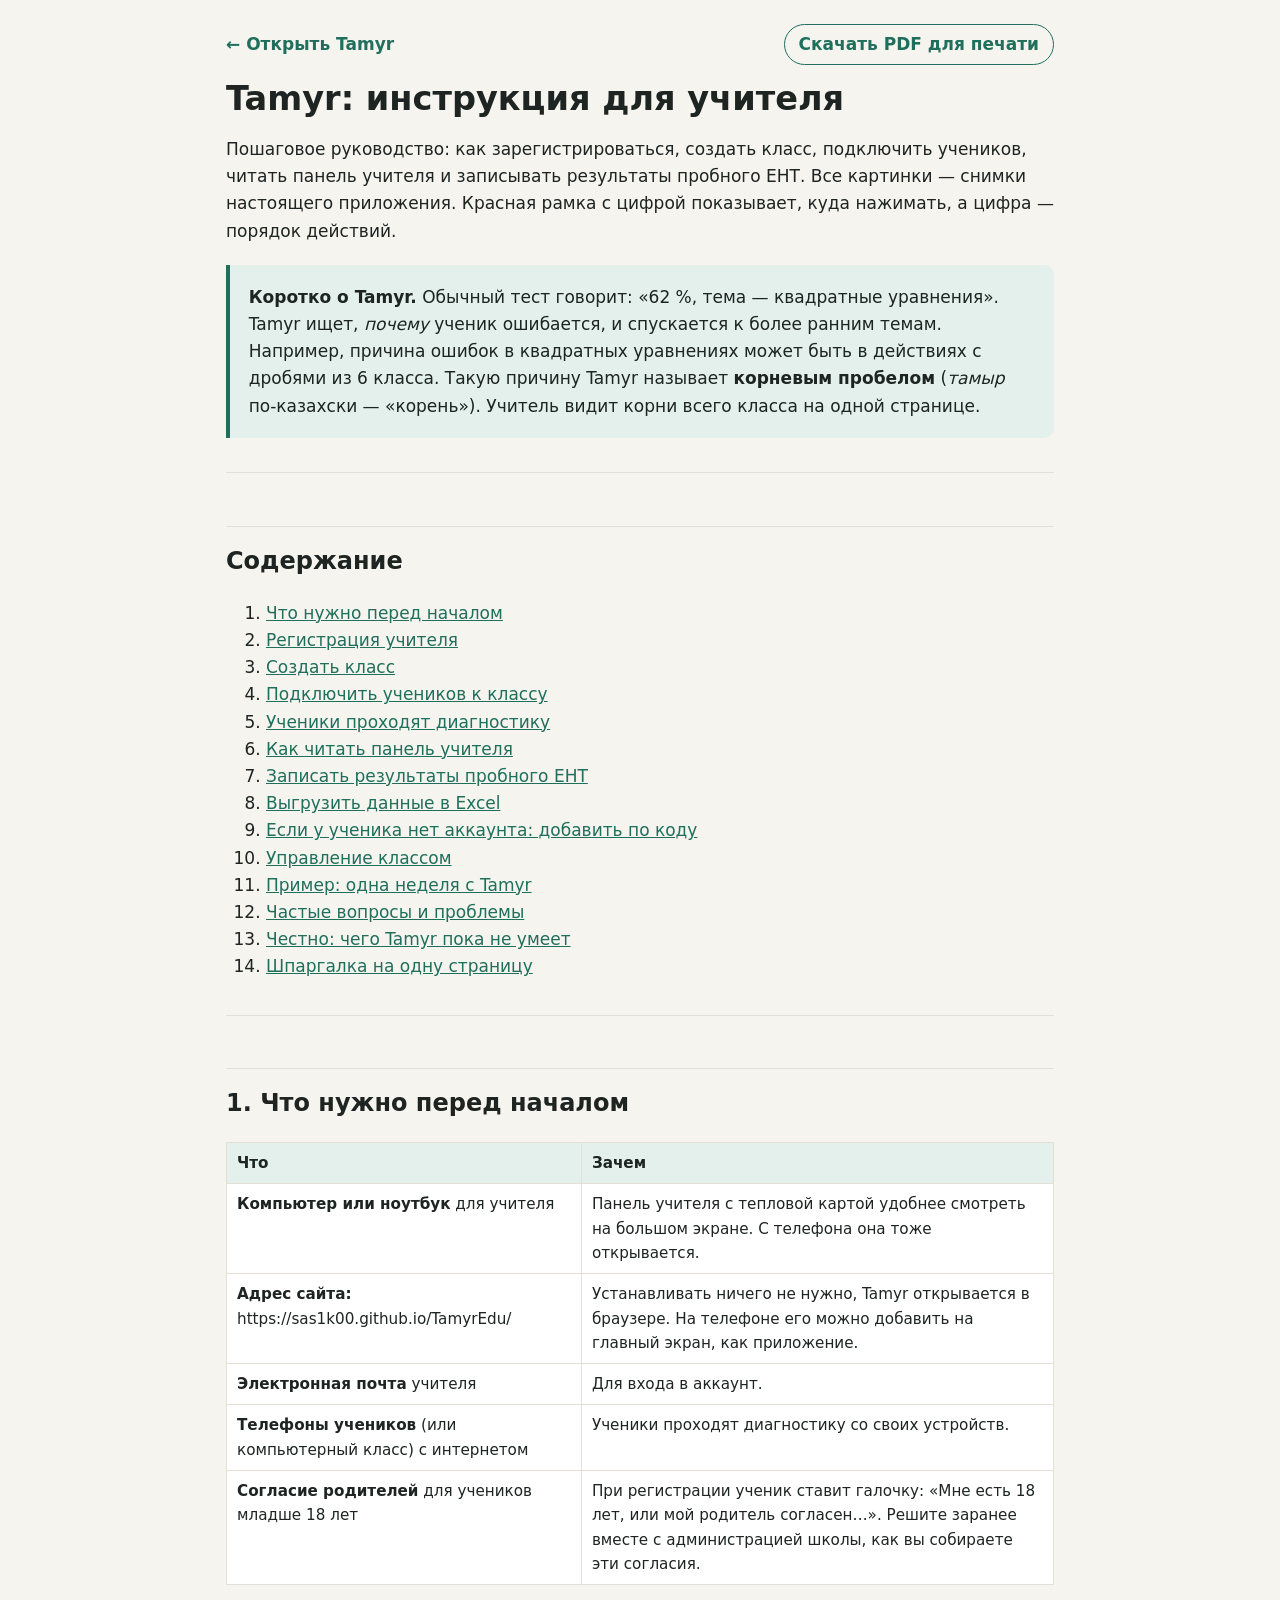
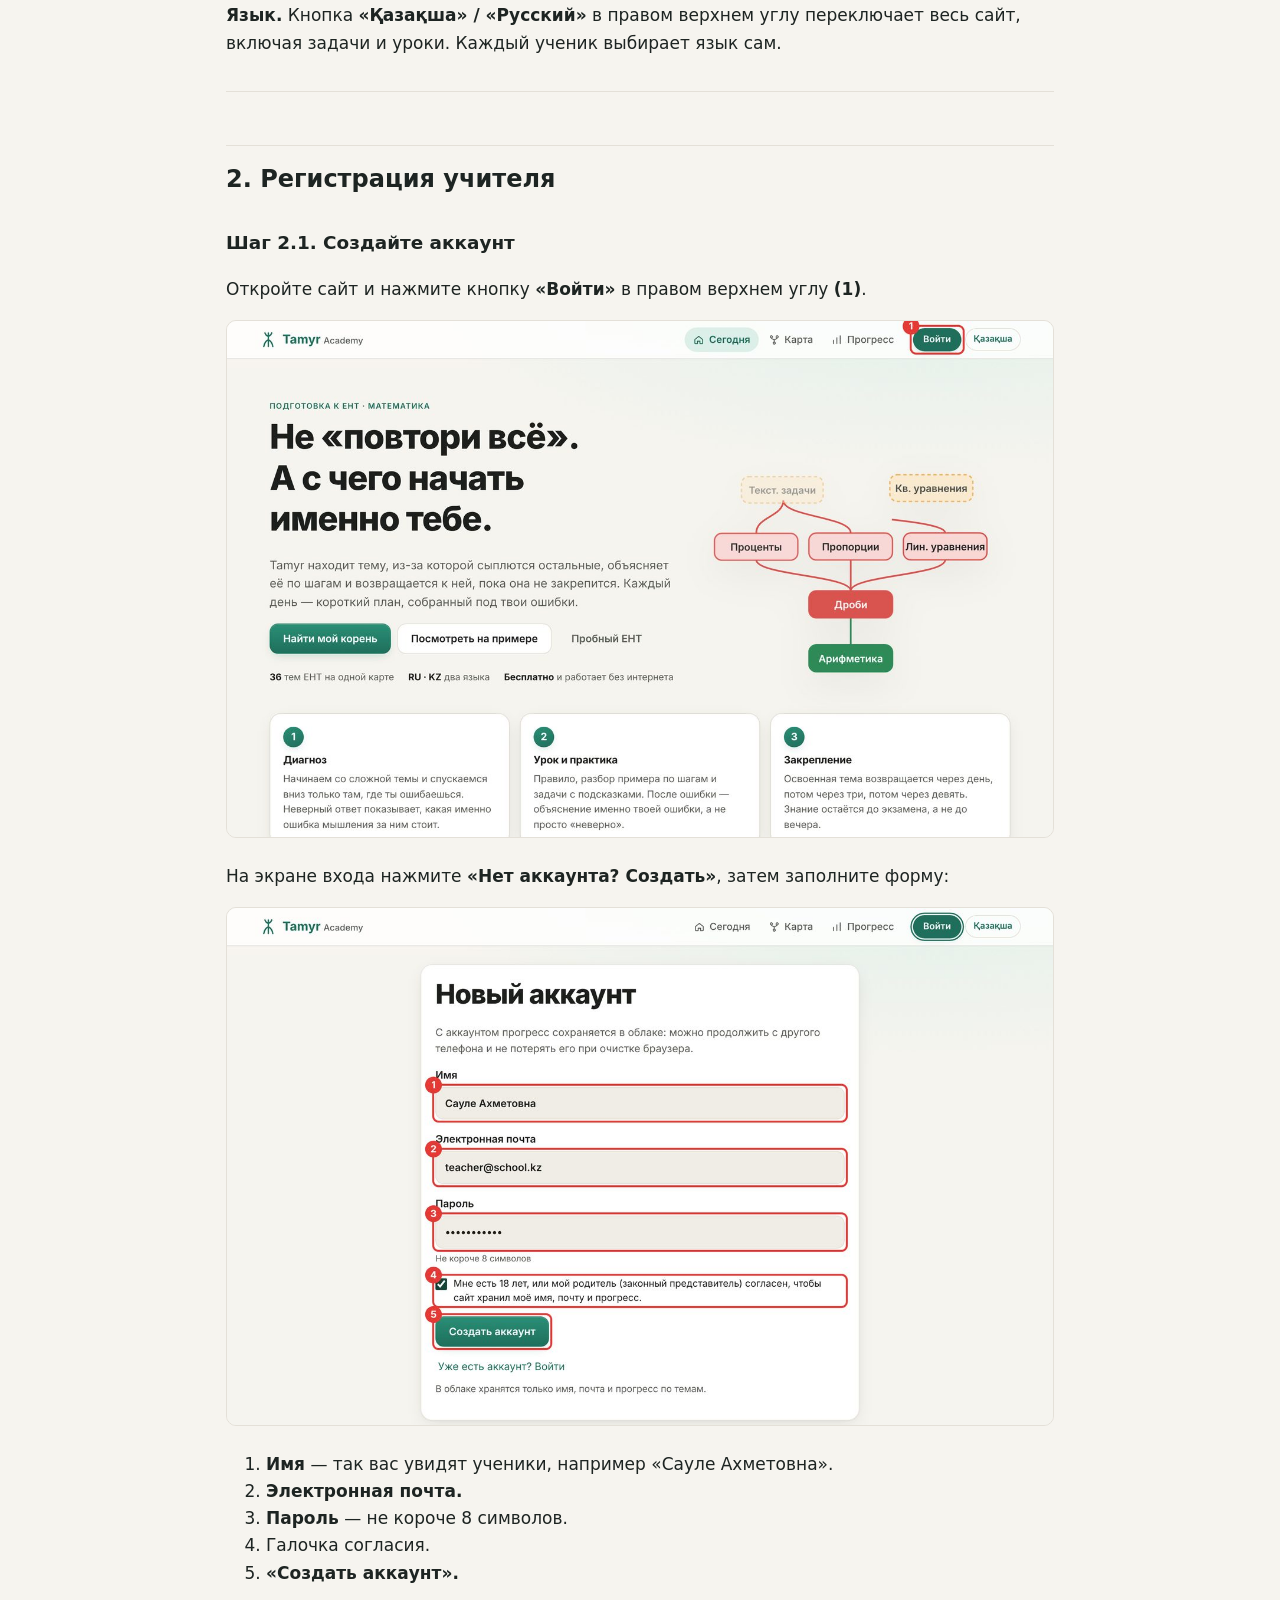
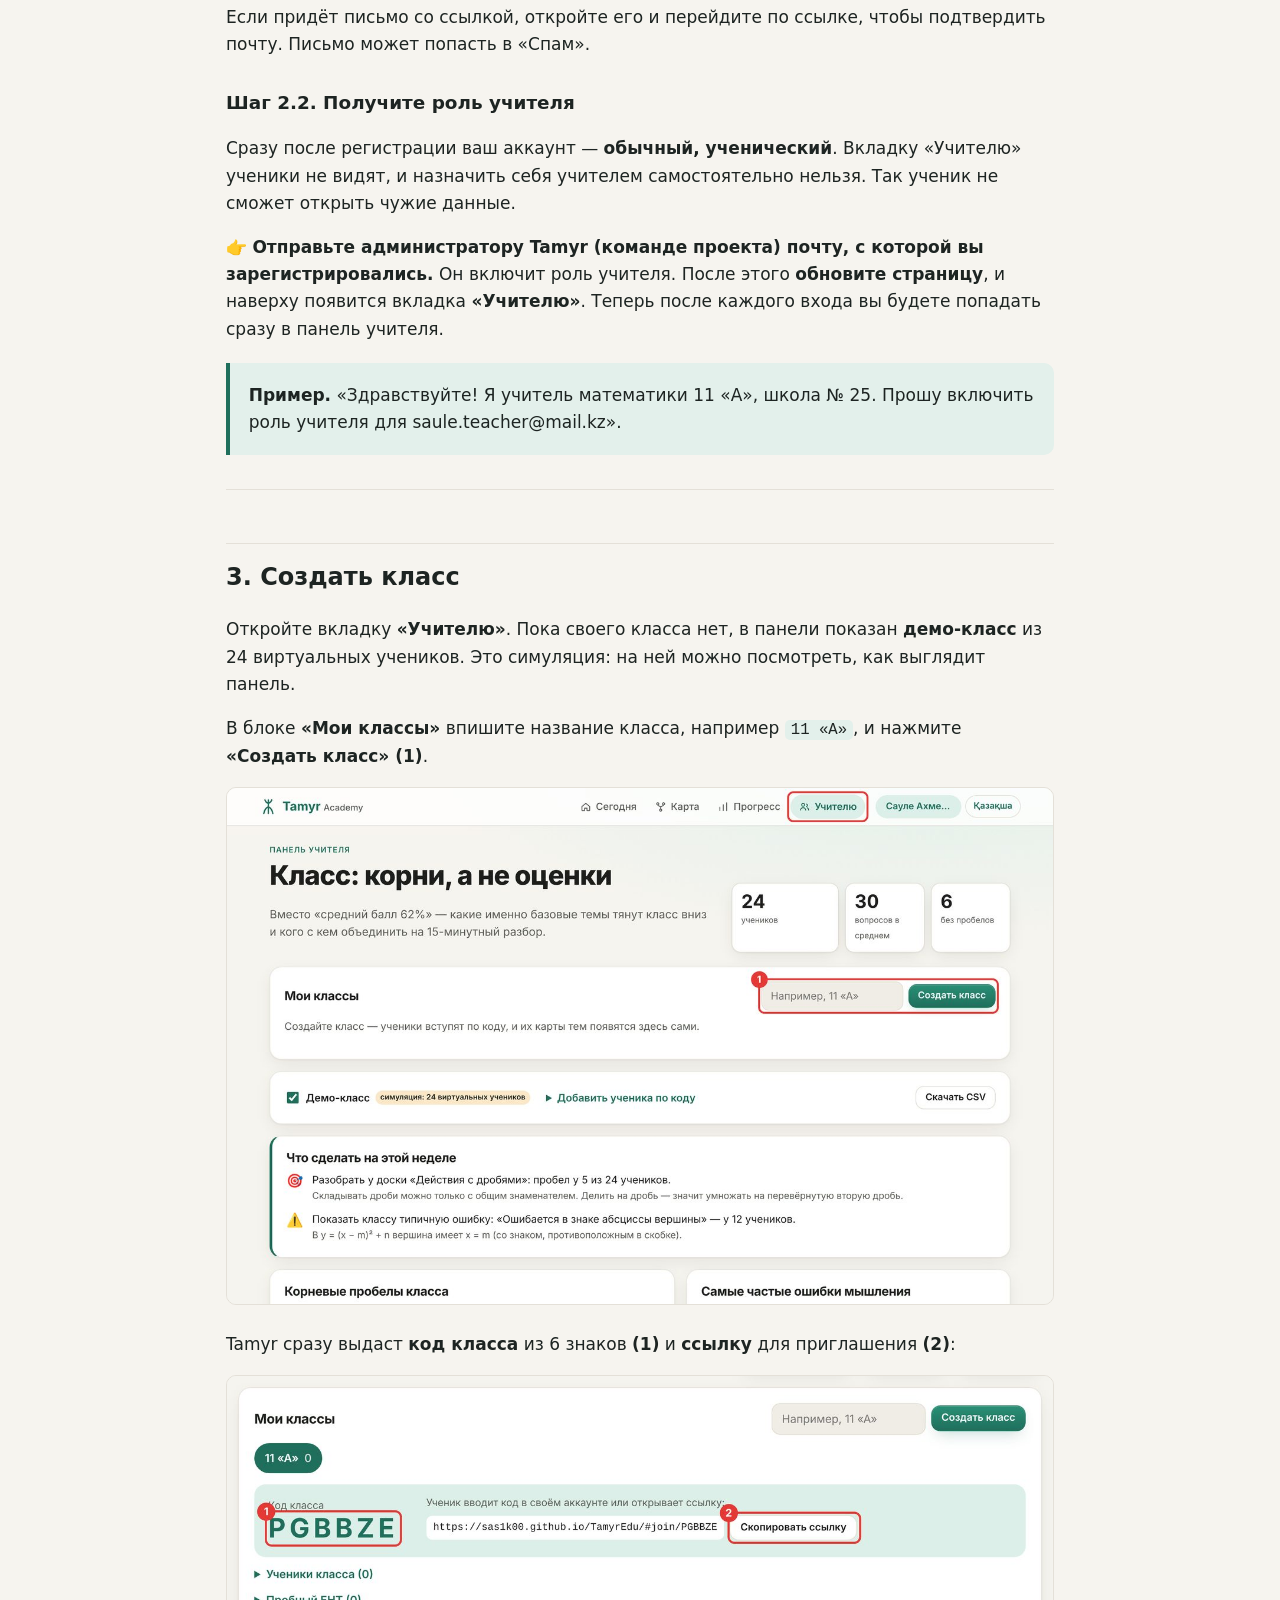
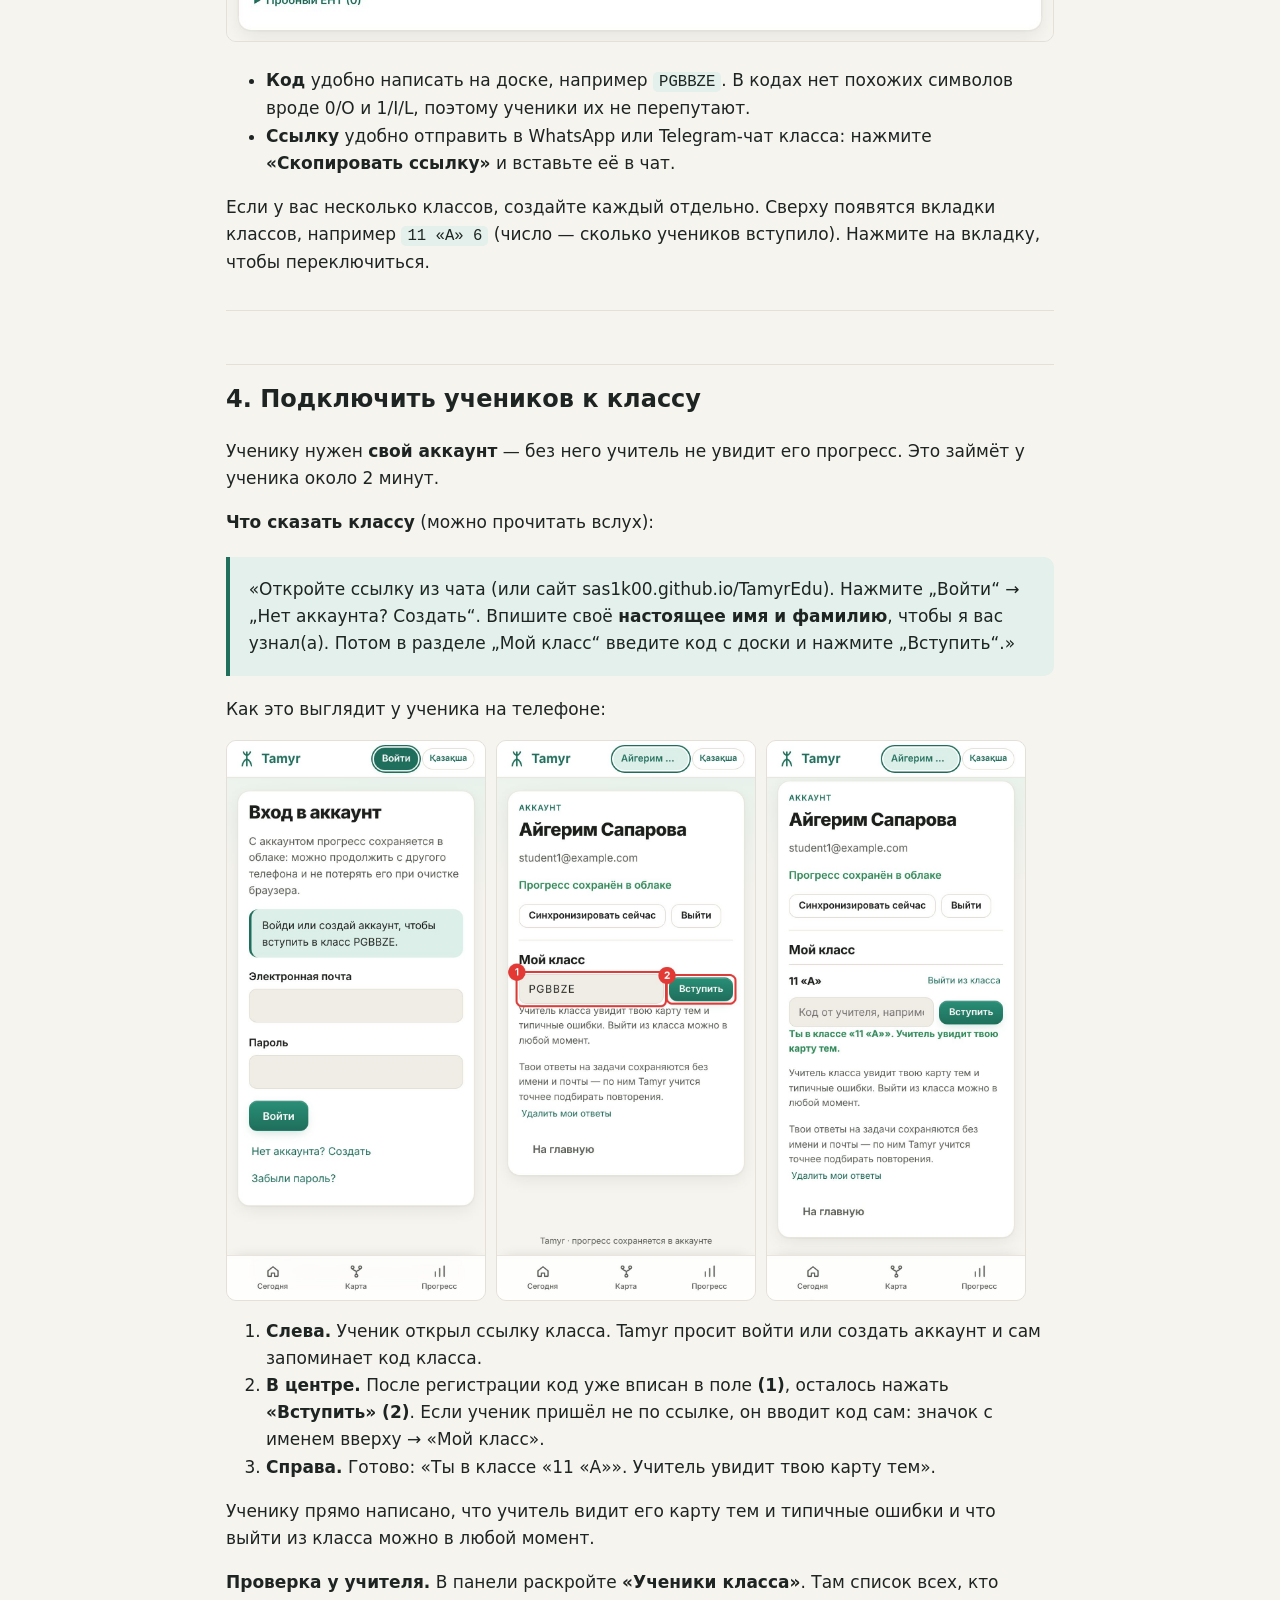
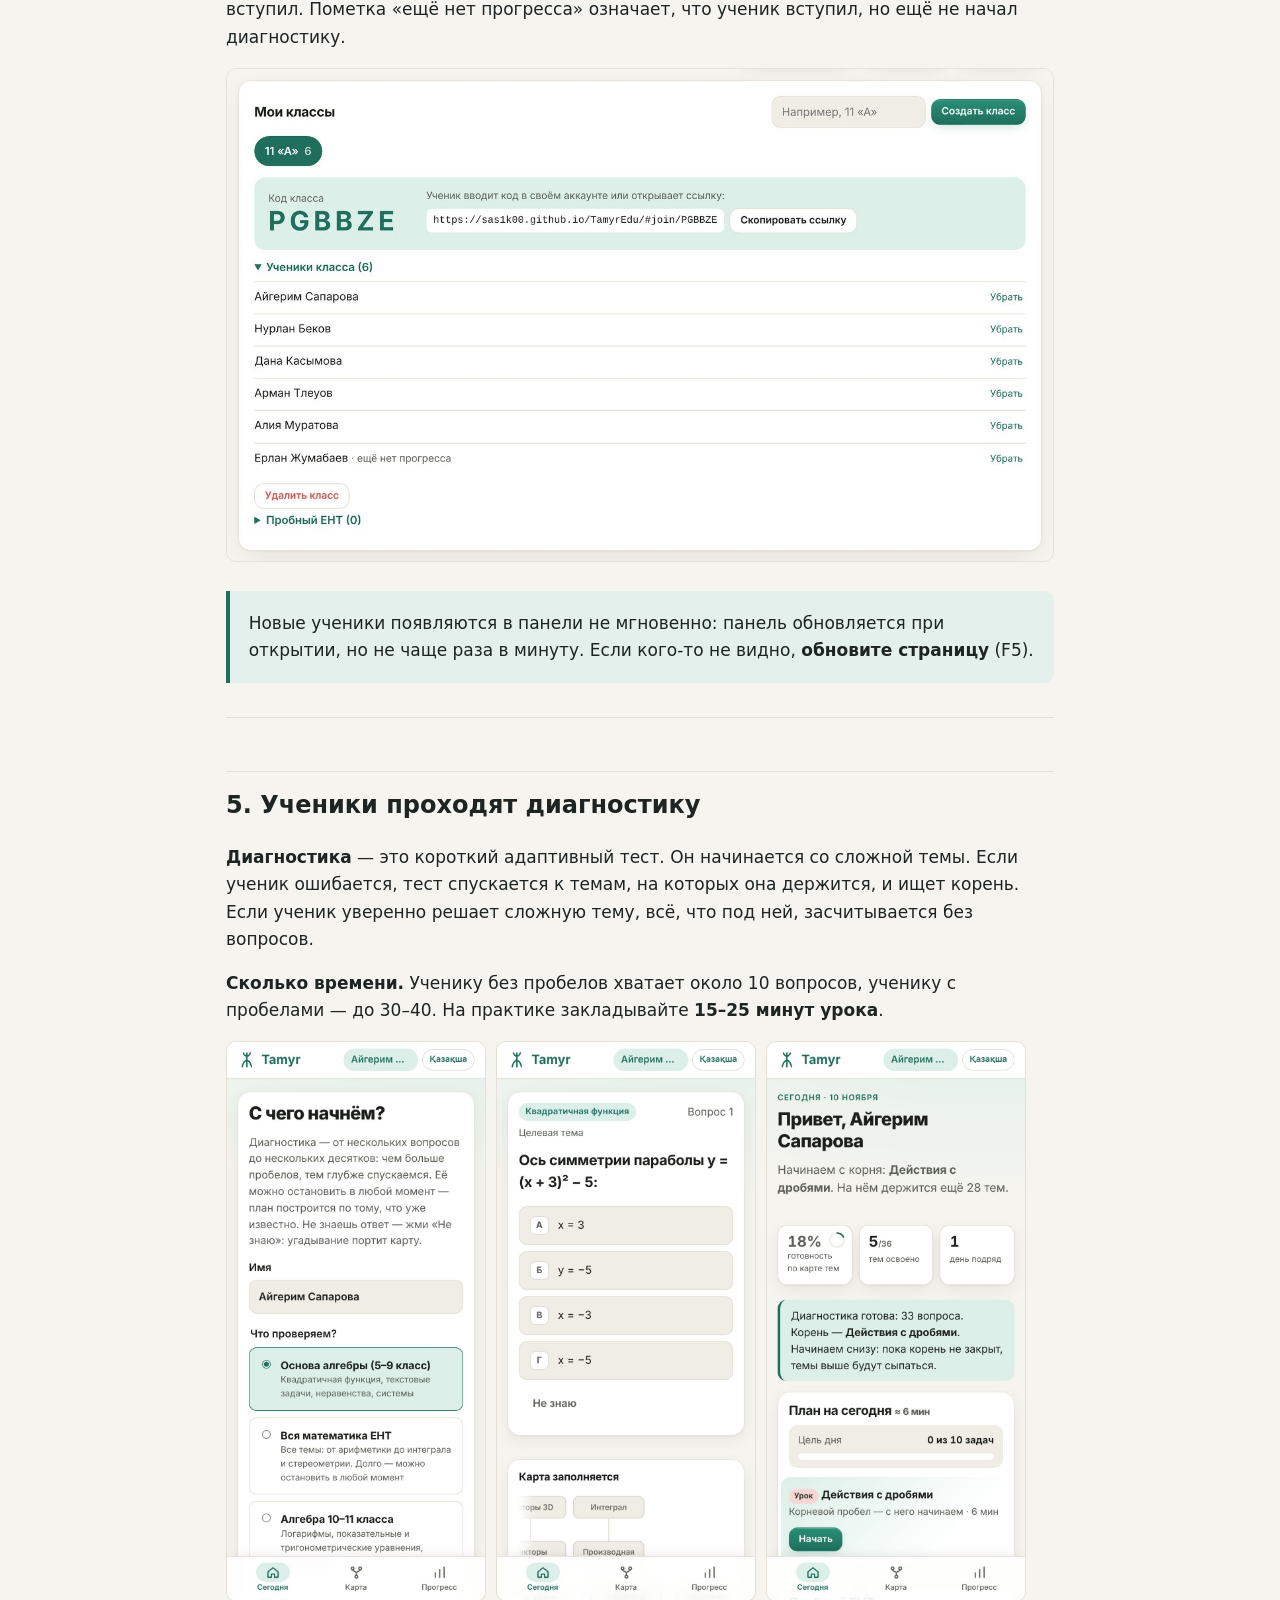
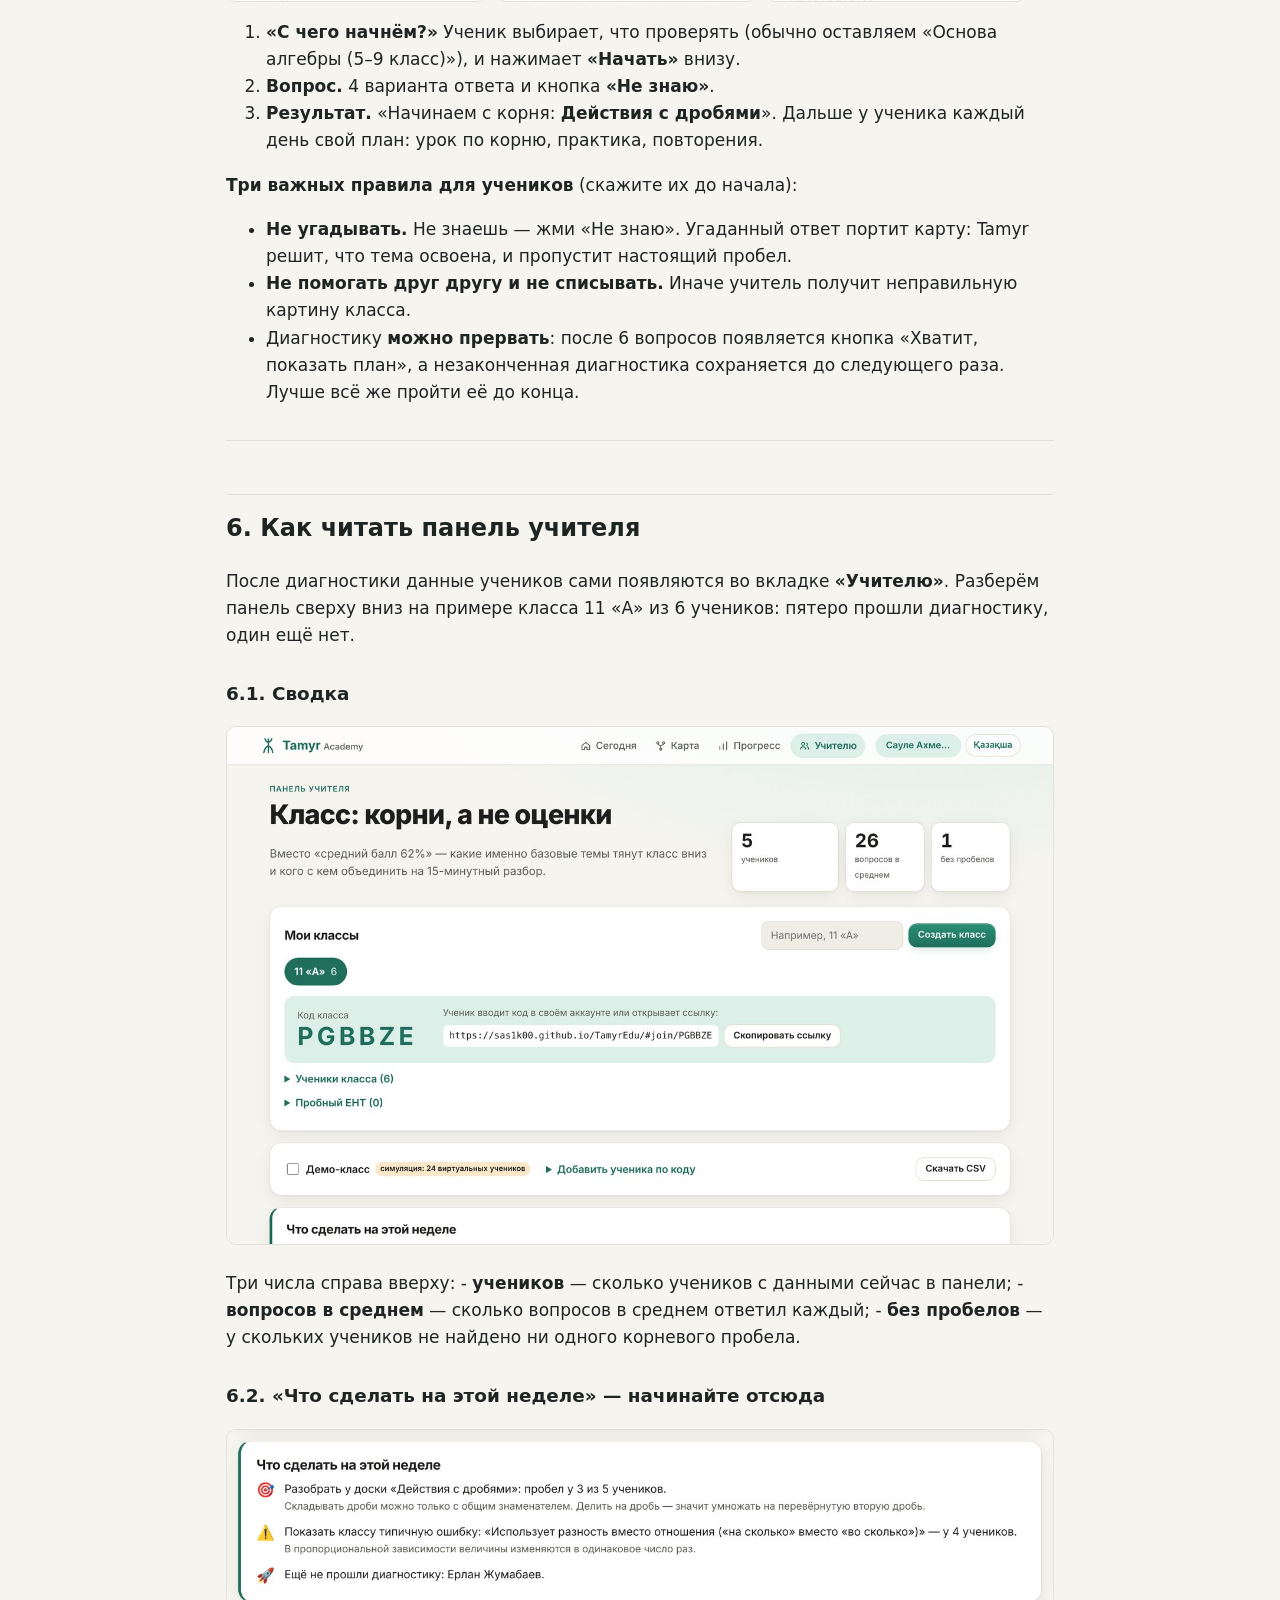
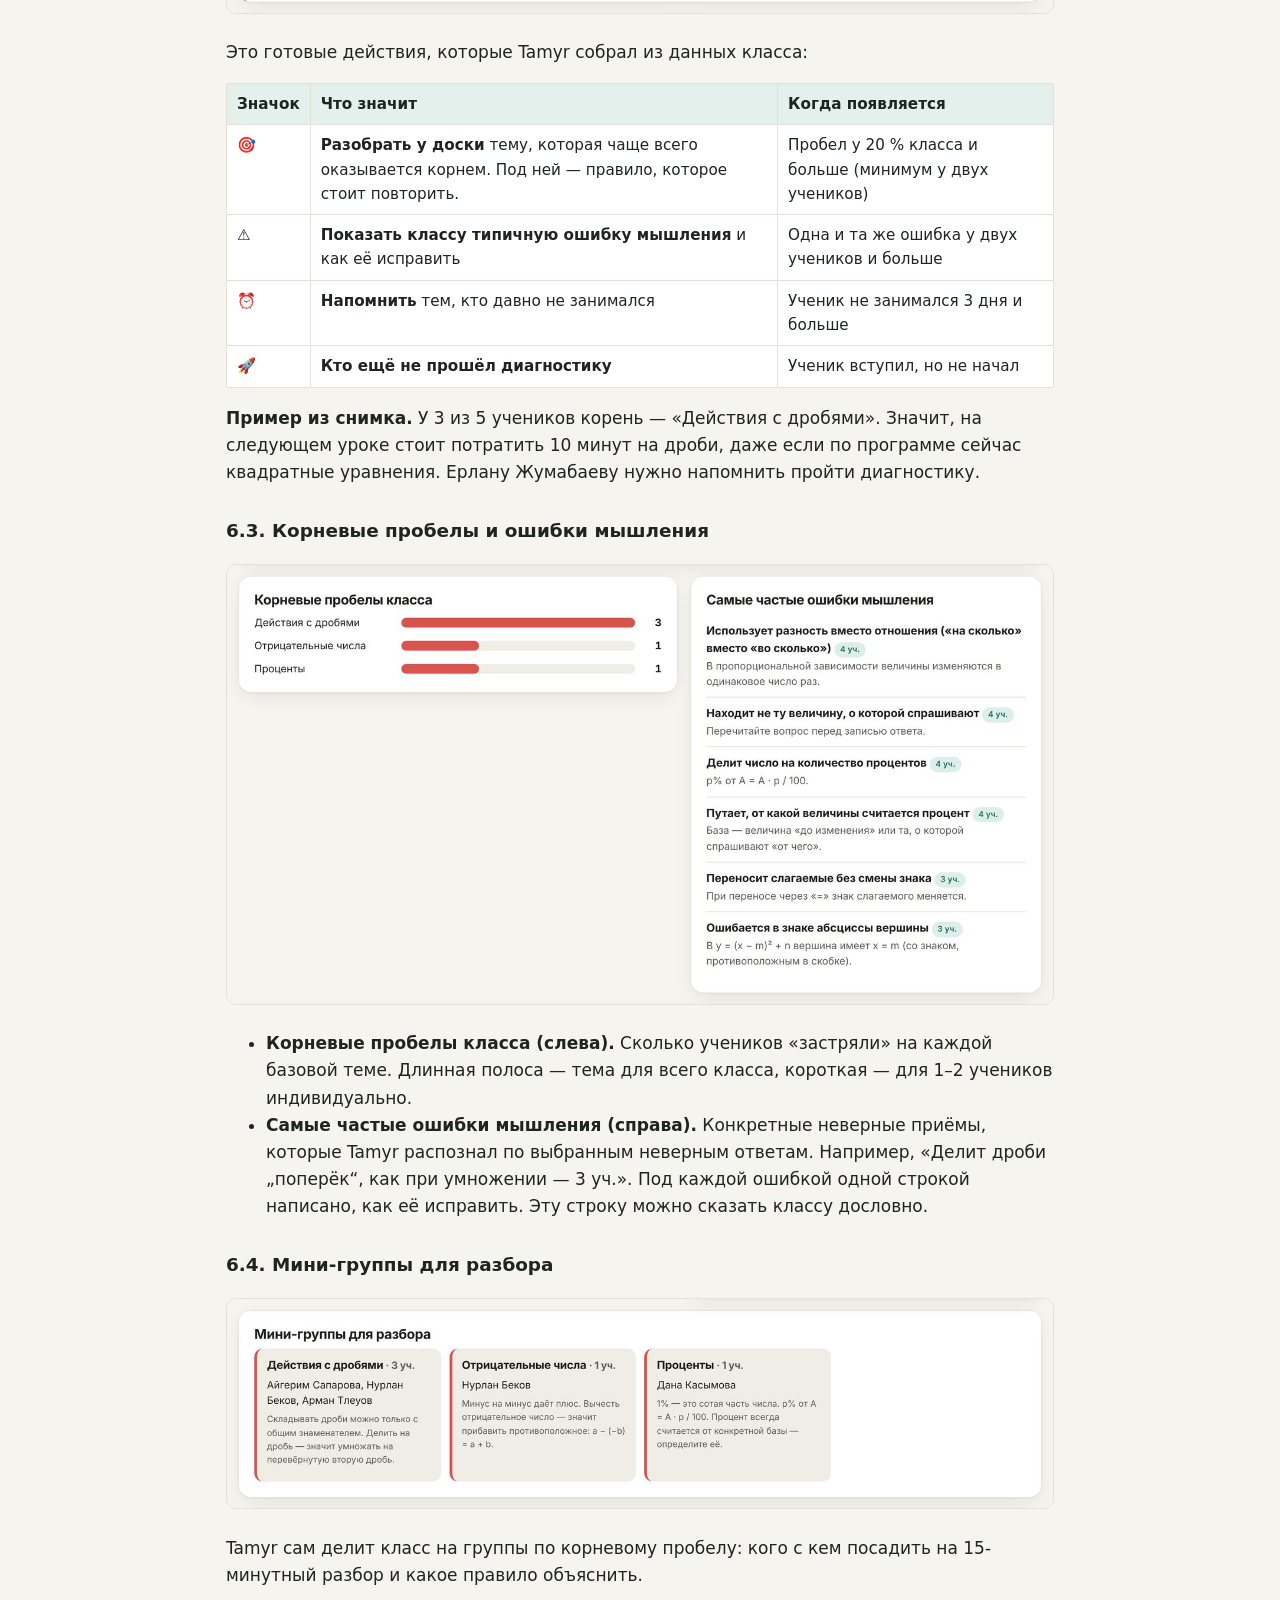
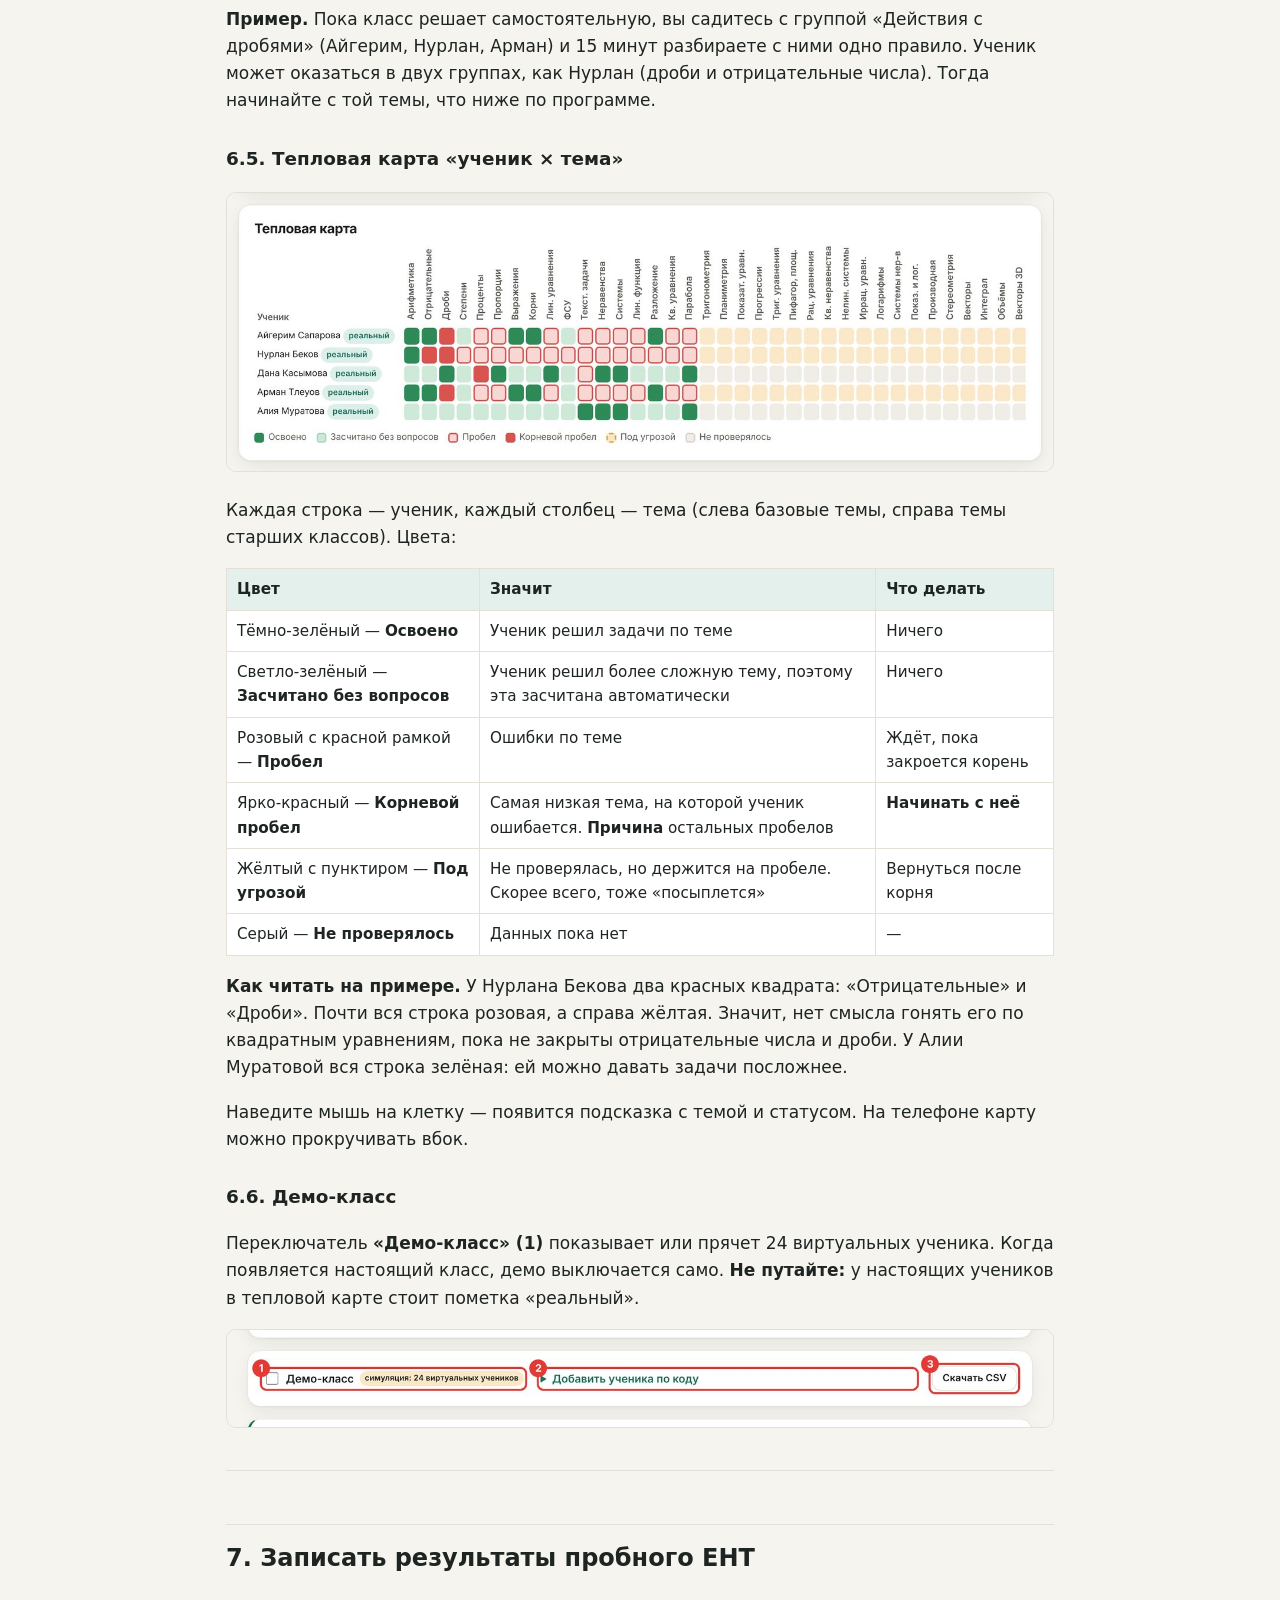
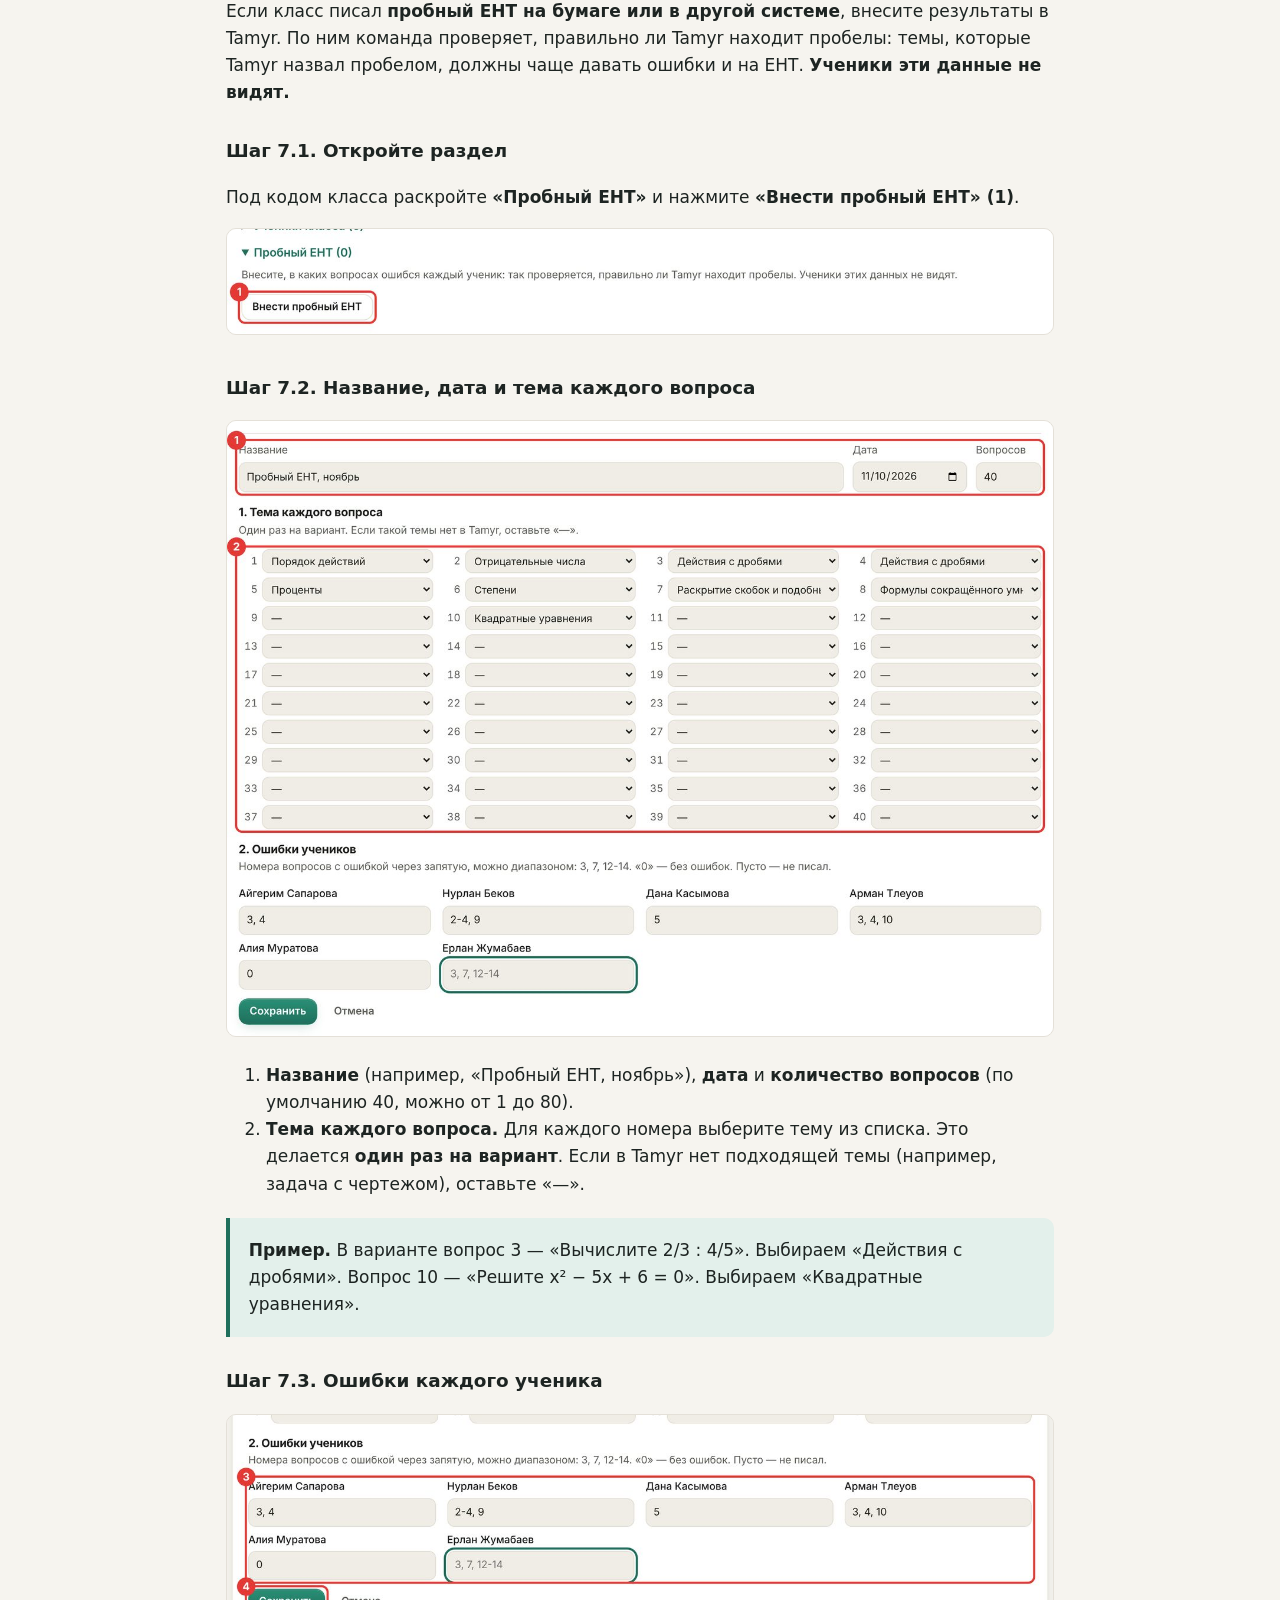
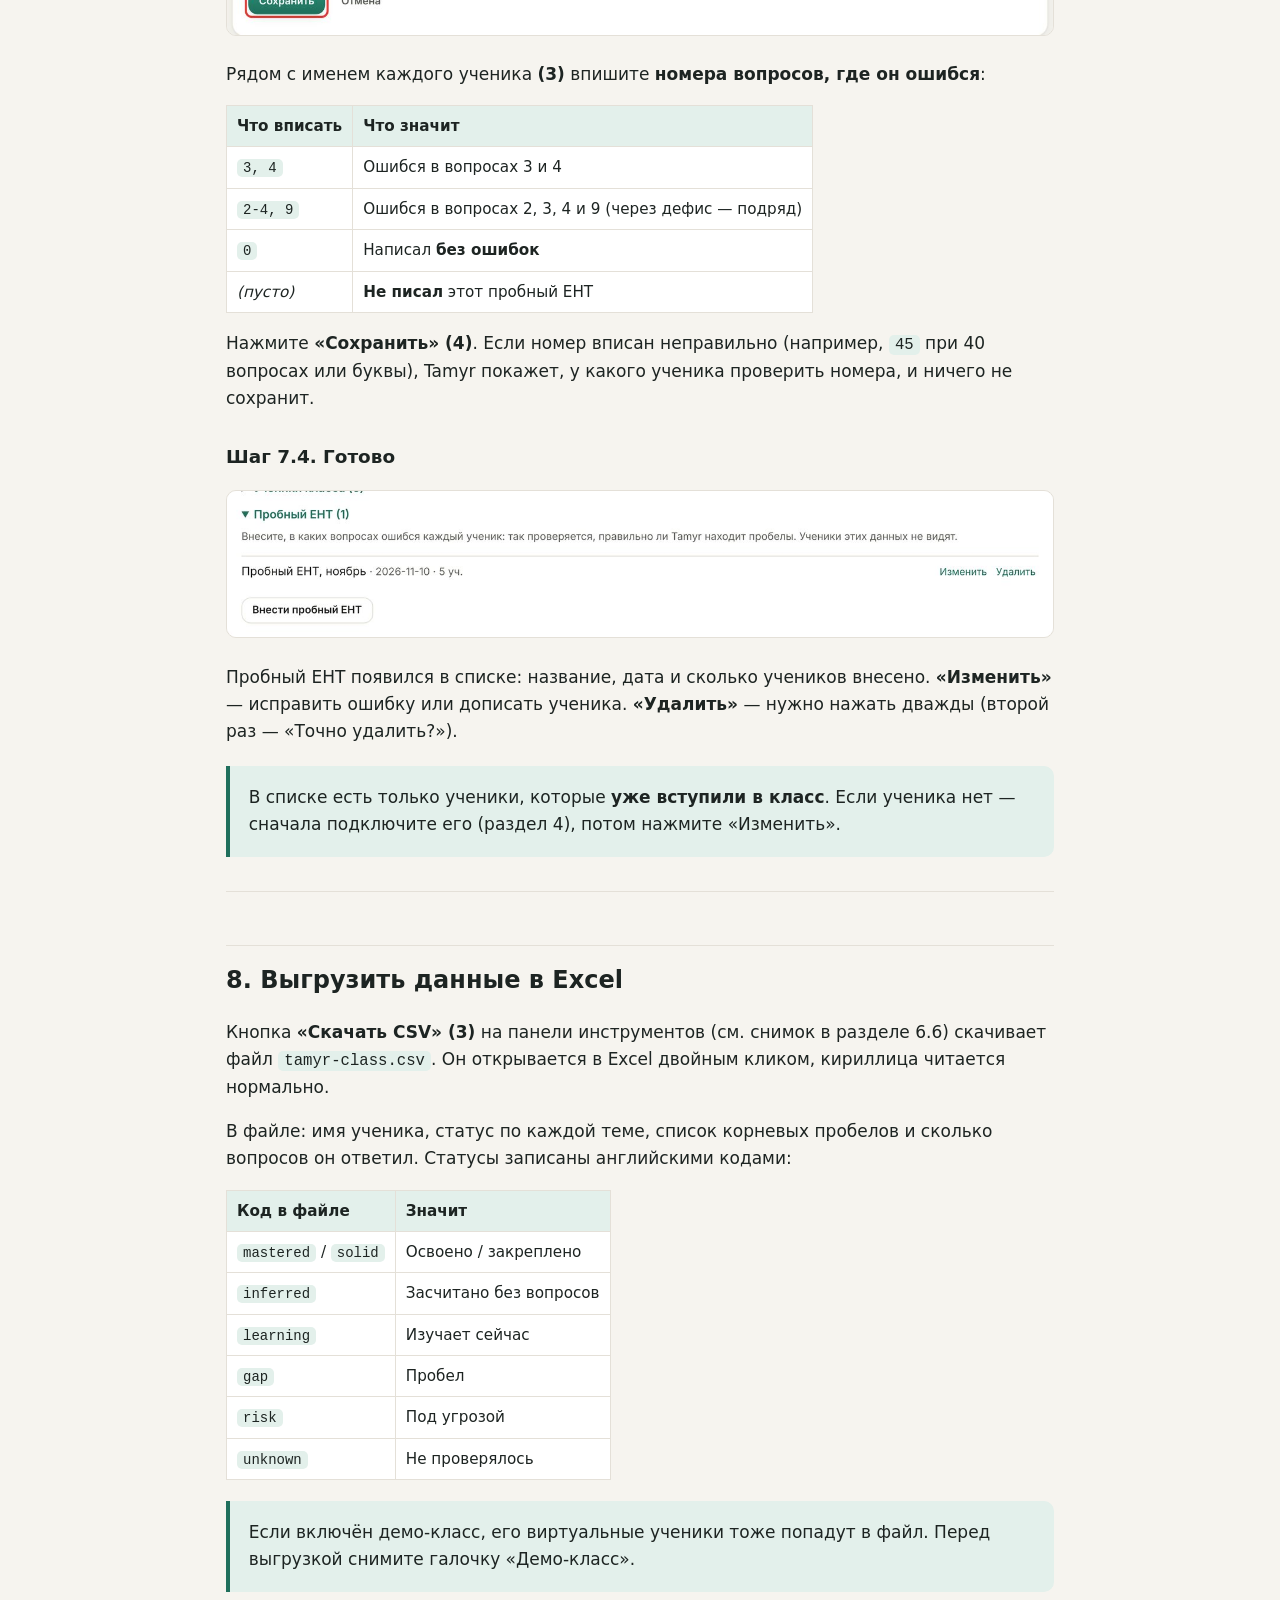
<file: docs/teacher-guide/index.html>
<!DOCTYPE html>
<html lang="ru">
<head>
<meta charset="UTF-8">
<meta name="viewport" content="width=device-width, initial-scale=1">
<title>Tamyr: инструкция для учителя</title>
<meta name="description" content="Как зарегистрироваться, создать класс, подключить учеников, читать панель учителя и записывать результаты пробного ЕНТ.">
<link rel="icon" href="../../icons/icon-192.png">
<style>
  :root { --bg: #f6f4ef; --card: #fff; --ink: #1d2422; --muted: #5d6763; --line: #e4e0d8; --brand: #1f6f5c; --soft: #e3f0eb; --warn: #fff6e0; }
  @media (prefers-color-scheme: dark) {
    :root { --bg: #141917; --card: #1c2321; --ink: #e8ece9; --muted: #a3ada9; --line: #2f3936; --brand: #5cc3a6; --soft: #1f3330; --warn: #3a3220; }
  }
  * { box-sizing: border-box; }
  body { margin: 0; background: var(--bg); color: var(--ink); font: 17px/1.6 system-ui, -apple-system, "Segoe UI", Roboto, sans-serif; }
  main { max-width: 860px; margin: 0 auto; padding: 24px 16px 64px; }
  .top { display: flex; justify-content: space-between; align-items: center; gap: 12px; flex-wrap: wrap; margin-bottom: 8px; }
  .top a { color: var(--brand); font-weight: 600; text-decoration: none; }
  .pdf { border: 1.5px solid var(--brand); border-radius: 999px; padding: 6px 14px; }
  h1 { font-size: 2.1rem; line-height: 1.2; margin: .4em 0 .3em; }
  h2 { font-size: 1.5rem; margin-top: 2.2em; padding-top: .6em; border-top: 1px solid var(--line); }
  h3 { font-size: 1.15rem; margin-top: 1.6em; }
  a { color: var(--brand); }
  img { max-width: 100%; height: auto; border-radius: 10px; border: 1px solid var(--line); background: #fff; }
  p > img + img { margin-left: 8px; }
  p:has(> img[width]) { display: flex; gap: 10px; flex-wrap: wrap; }
  p:has(> img[width]) img { width: calc((100% - 20px) / 3); min-width: 200px; max-width: 260px; margin: 0; }
  blockquote { margin: 1.2em 0; padding: .8em 1.1em; background: var(--soft); border-left: 4px solid var(--brand); border-radius: 0 10px 10px 0; }
  blockquote p { margin: .3em 0; }
  table { border-collapse: collapse; width: 100%; margin: 1em 0; font-size: .95rem; display: block; overflow-x: auto; }
  th, td { border: 1px solid var(--line); padding: 8px 10px; text-align: left; vertical-align: top; }
  th { background: var(--soft); }
  td { background: var(--card); }
  code { background: var(--soft); padding: 1px 6px; border-radius: 5px; font-size: .92em; }
  pre { background: var(--card); border: 2px dashed var(--brand); border-radius: 12px; padding: 16px; overflow-x: auto; font-size: .88rem; line-height: 1.5; }
  pre code { background: none; padding: 0; }
  hr { border: 0; border-top: 1px solid var(--line); margin: 2em 0; }
  @media print {
    :root { --bg: #fff; --card: #fff; --ink: #000; --muted: #444; --line: #ccc; --brand: #1f6f5c; --soft: #eef5f2; }
    body { font-size: 11pt; }
    main { max-width: none; padding: 0; }
    .top { display: none; }
    h2 { margin-top: 1.4em; }
    img { max-height: 110mm; width: auto; }
    p:has(> img[width]) img { width: auto; max-height: 95mm; min-width: 0; }
    h3, img, table, pre, blockquote { break-inside: avoid; }
    h2 + *, h3 + * { break-before: avoid; }
    a { color: inherit; text-decoration: none; }
  }
</style>
</head>
<body>
<main>
<div class="top"><a href="../../">← Открыть Tamyr</a><a class="pdf" href="Tamyr-instrukciya-dlya-uchitelya.pdf" download>Скачать PDF для печати</a></div>
<h1 id="tamyr-инструкция-для-учителя">Tamyr: инструкция для учителя</h1>
<p>Пошаговое руководство: как зарегистрироваться, создать класс, подключить учеников, читать панель учителя и записывать результаты пробного ЕНТ.
Все картинки — снимки настоящего приложения. Красная рамка с цифрой показывает, куда нажимать, а цифра — порядок действий.</p>
<blockquote>
<p><strong>Коротко о Tamyr.</strong> Обычный тест говорит: «62 %, тема — квадратные уравнения». Tamyr ищет, <em>почему</em> ученик ошибается, и спускается к более ранним темам. Например, причина ошибок в квадратных уравнениях может быть в действиях с дробями из 6 класса. Такую причину Tamyr называет <strong>корневым пробелом</strong> (<em>тамыр</em> по-казахски — «корень»). Учитель видит корни всего класса на одной странице.</p>
</blockquote>
<hr />
<h2 id="содержание">Содержание</h2>
<ol>
<li><a href="#1-что-нужно-перед-началом">Что нужно перед началом</a></li>
<li><a href="#2-регистрация-учителя">Регистрация учителя</a></li>
<li><a href="#3-создать-класс">Создать класс</a></li>
<li><a href="#4-подключить-учеников-к-классу">Подключить учеников к классу</a></li>
<li><a href="#5-ученики-проходят-диагностику">Ученики проходят диагностику</a></li>
<li><a href="#6-как-читать-панель-учителя">Как читать панель учителя</a></li>
<li><a href="#7-записать-результаты-пробного-ент">Записать результаты пробного ЕНТ</a></li>
<li><a href="#8-выгрузить-данные-в-excel">Выгрузить данные в Excel</a></li>
<li><a href="#9-если-у-ученика-нет-аккаунта-добавить-по-коду">Если у ученика нет аккаунта: добавить по коду</a></li>
<li><a href="#10-управление-классом">Управление классом</a></li>
<li><a href="#11-пример-одна-неделя-с-tamyr">Пример: одна неделя с Tamyr</a></li>
<li><a href="#12-частые-вопросы-и-проблемы">Частые вопросы и проблемы</a></li>
<li><a href="#13-честно-чего-tamyr-пока-не-умеет">Честно: чего Tamyr пока не умеет</a></li>
<li><a href="#14-шпаргалка-на-одну-страницу">Шпаргалка на одну страницу</a></li>
</ol>
<hr />
<h2 id="1-что-нужно-перед-началом">1. Что нужно перед началом</h2>
<table>
<thead>
<tr>
<th>Что</th>
<th>Зачем</th>
</tr>
</thead>
<tbody>
<tr>
<td><strong>Компьютер или ноутбук</strong> для учителя</td>
<td>Панель учителя с тепловой картой удобнее смотреть на большом экране. С телефона она тоже открывается.</td>
</tr>
<tr>
<td><strong>Адрес сайта:</strong> https://sas1k00.github.io/TamyrEdu/</td>
<td>Устанавливать ничего не нужно, Tamyr открывается в браузере. На телефоне его можно добавить на главный экран, как приложение.</td>
</tr>
<tr>
<td><strong>Электронная почта</strong> учителя</td>
<td>Для входа в аккаунт.</td>
</tr>
<tr>
<td><strong>Телефоны учеников</strong> (или компьютерный класс) с интернетом</td>
<td>Ученики проходят диагностику со своих устройств.</td>
</tr>
<tr>
<td><strong>Согласие родителей</strong> для учеников младше 18 лет</td>
<td>При регистрации ученик ставит галочку: «Мне есть 18 лет, или мой родитель согласен…». Решите заранее вместе с администрацией школы, как вы собираете эти согласия.</td>
</tr>
</tbody>
</table>
<p><strong>Язык.</strong> Кнопка <strong>«Қазақша» / «Русский»</strong> в правом верхнем углу переключает весь сайт, включая задачи и уроки. Каждый ученик выбирает язык сам.</p>
<hr />
<h2 id="2-регистрация-учителя">2. Регистрация учителя</h2>
<h3 id="шаг-21-создайте-аккаунт">Шаг 2.1. Создайте аккаунт</h3>
<p>Откройте сайт и нажмите кнопку <strong>«Войти»</strong> в правом верхнем углу <strong>(1)</strong>.</p>
<p><img loading="lazy" alt="Главная страница Tamyr: кнопка «Войти»" src="img/01-landing.jpg" /></p>
<p>На экране входа нажмите <strong>«Нет аккаунта? Создать»</strong>, затем заполните форму:</p>
<p><img loading="lazy" alt="Форма регистрации" src="img/02-signup.jpg" /></p>
<ol>
<li><strong>Имя</strong> — так вас увидят ученики, например «Сауле Ахметовна».</li>
<li><strong>Электронная почта.</strong></li>
<li><strong>Пароль</strong> — не короче 8 символов.</li>
<li>Галочка согласия.</li>
<li><strong>«Создать аккаунт».</strong></li>
</ol>
<p>Если придёт письмо со ссылкой, откройте его и перейдите по ссылке, чтобы подтвердить почту. Письмо может попасть в «Спам».</p>
<h3 id="шаг-22-получите-роль-учителя">Шаг 2.2. Получите роль учителя</h3>
<p>Сразу после регистрации ваш аккаунт — <strong>обычный, ученический</strong>. Вкладку «Учителю» ученики не видят, и назначить себя учителем самостоятельно нельзя. Так ученик не сможет открыть чужие данные.</p>
<p>👉 <strong>Отправьте администратору Tamyr (команде проекта) почту, с которой вы зарегистрировались.</strong> Он включит роль учителя. После этого <strong>обновите страницу</strong>, и наверху появится вкладка <strong>«Учителю»</strong>. Теперь после каждого входа вы будете попадать сразу в панель учителя.</p>
<blockquote>
<p><strong>Пример.</strong> «Здравствуйте! Я учитель математики 11 «А», школа № 25. Прошу включить роль учителя для saule.teacher@mail.kz».</p>
</blockquote>
<hr />
<h2 id="3-создать-класс">3. Создать класс</h2>
<p>Откройте вкладку <strong>«Учителю»</strong>. Пока своего класса нет, в панели показан <strong>демо-класс</strong> из 24 виртуальных учеников. Это симуляция: на ней можно посмотреть, как выглядит панель.</p>
<p>В блоке <strong>«Мои классы»</strong> впишите название класса, например <code>11 «А»</code>, и нажмите <strong>«Создать класс» (1)</strong>.</p>
<p><img loading="lazy" alt="Пустая панель учителя: создание класса" src="img/03-panel-empty.jpg" /></p>
<p>Tamyr сразу выдаст <strong>код класса</strong> из 6 знаков <strong>(1)</strong> и <strong>ссылку</strong> для приглашения <strong>(2)</strong>:</p>
<p><img loading="lazy" alt="Класс создан: код и ссылка" src="img/04-class-created.jpg" /></p>
<ul>
<li><strong>Код</strong> удобно написать на доске, например <code>PGBBZE</code>. В кодах нет похожих символов вроде 0/O и 1/I/L, поэтому ученики их не перепутают.</li>
<li><strong>Ссылку</strong> удобно отправить в WhatsApp или Telegram-чат класса: нажмите <strong>«Скопировать ссылку»</strong> и вставьте её в чат.</li>
</ul>
<p>Если у вас несколько классов, создайте каждый отдельно. Сверху появятся вкладки классов, например <code>11 «А» 6</code> (число — сколько учеников вступило). Нажмите на вкладку, чтобы переключиться.</p>
<hr />
<h2 id="4-подключить-учеников-к-классу">4. Подключить учеников к классу</h2>
<p>Ученику нужен <strong>свой аккаунт</strong> — без него учитель не увидит его прогресс. Это займёт у ученика около 2 минут.</p>
<p><strong>Что сказать классу</strong> (можно прочитать вслух):</p>
<blockquote>
<p>«Откройте ссылку из чата (или сайт sas1k00.github.io/TamyrEdu). Нажмите „Войти“ → „Нет аккаунта? Создать“. Впишите своё <strong>настоящее имя и фамилию</strong>, чтобы я вас узнал(а). Потом в разделе „Мой класс“ введите код с доски и нажмите „Вступить“.»</p>
</blockquote>
<p>Как это выглядит у ученика на телефоне:</p>
<p>
<img loading="lazy" src="img/05-student-join-login.jpg" width="250" alt="Ученик открыл ссылку класса: экран входа">
<img loading="lazy" src="img/06-student-join-code.jpg" width="250" alt="Ученик вводит код класса">
<img loading="lazy" src="img/07-student-joined.jpg" width="250" alt="Ученик вступил в класс">
</p>

<ol>
<li><strong>Слева.</strong> Ученик открыл ссылку класса. Tamyr просит войти или создать аккаунт и сам запоминает код класса.</li>
<li><strong>В центре.</strong> После регистрации код уже вписан в поле <strong>(1)</strong>, осталось нажать <strong>«Вступить» (2)</strong>. Если ученик пришёл не по ссылке, он вводит код сам: значок с именем вверху → «Мой класс».</li>
<li><strong>Справа.</strong> Готово: «Ты в классе «11 «А»». Учитель увидит твою карту тем».</li>
</ol>
<p>Ученику прямо написано, что учитель видит его карту тем и типичные ошибки и что выйти из класса можно в любой момент.</p>
<p><strong>Проверка у учителя.</strong> В панели раскройте <strong>«Ученики класса»</strong>. Там список всех, кто вступил. Пометка «ещё нет прогресса» означает, что ученик вступил, но ещё не начал диагностику.</p>
<p><img loading="lazy" alt="Список учеников класса" src="img/13-class-members.jpg" /></p>
<blockquote>
<p>Новые ученики появляются в панели не мгновенно: панель обновляется при открытии, но не чаще раза в минуту. Если кого-то не видно, <strong>обновите страницу</strong> (F5).</p>
</blockquote>
<hr />
<h2 id="5-ученики-проходят-диагностику">5. Ученики проходят диагностику</h2>
<p><strong>Диагностика</strong> — это короткий адаптивный тест. Он начинается со сложной темы. Если ученик ошибается, тест спускается к темам, на которых она держится, и ищет корень. Если ученик уверенно решает сложную тему, всё, что под ней, засчитывается без вопросов.</p>
<p><strong>Сколько времени.</strong> Ученику без пробелов хватает около 10 вопросов, ученику с пробелами — до 30–40. На практике закладывайте <strong>15–25 минут урока</strong>.</p>
<p>
<img loading="lazy" src="img/08-student-start.jpg" width="250" alt="Экран «С чего начнём?»">
<img loading="lazy" src="img/09-student-question.jpg" width="250" alt="Вопрос диагностики">
<img loading="lazy" src="img/10-student-today.jpg" width="250" alt="Результат: план на сегодня">
</p>

<ol>
<li><strong>«С чего начнём?»</strong> Ученик выбирает, что проверять (обычно оставляем «Основа алгебры (5–9 класс)»), и нажимает <strong>«Начать»</strong> внизу.</li>
<li><strong>Вопрос.</strong> 4 варианта ответа и кнопка <strong>«Не знаю»</strong>.</li>
<li><strong>Результат.</strong> «Начинаем с корня: <strong>Действия с дробями</strong>». Дальше у ученика каждый день свой план: урок по корню, практика, повторения.</li>
</ol>
<p><strong>Три важных правила для учеников</strong> (скажите их до начала):</p>
<ul>
<li><strong>Не угадывать.</strong> Не знаешь — жми «Не знаю». Угаданный ответ портит карту: Tamyr решит, что тема освоена, и пропустит настоящий пробел.</li>
<li><strong>Не помогать друг другу и не списывать.</strong> Иначе учитель получит неправильную картину класса.</li>
<li>Диагностику <strong>можно прервать</strong>: после 6 вопросов появляется кнопка «Хватит, показать план», а незаконченная диагностика сохраняется до следующего раза. Лучше всё же пройти её до конца.</li>
</ul>
<hr />
<h2 id="6-как-читать-панель-учителя">6. Как читать панель учителя</h2>
<p>После диагностики данные учеников сами появляются во вкладке <strong>«Учителю»</strong>. Разберём панель сверху вниз на примере класса 11 «А» из 6 учеников: пятеро прошли диагностику, один ещё нет.</p>
<h3 id="61-сводка">6.1. Сводка</h3>
<p><img loading="lazy" alt="Верх панели учителя" src="img/12-panel-top.jpg" /></p>
<p>Три числа справа вверху:
- <strong>учеников</strong> — сколько учеников с данными сейчас в панели;
- <strong>вопросов в среднем</strong> — сколько вопросов в среднем ответил каждый;
- <strong>без пробелов</strong> — у скольких учеников не найдено ни одного корневого пробела.</p>
<h3 id="62-что-сделать-на-этой-неделе--начинайте-отсюда">6.2. «Что сделать на этой неделе» — начинайте отсюда</h3>
<p><img loading="lazy" alt="Что сделать на этой неделе" src="img/14-todo.jpg" /></p>
<p>Это готовые действия, которые Tamyr собрал из данных класса:</p>
<table>
<thead>
<tr>
<th>Значок</th>
<th>Что значит</th>
<th>Когда появляется</th>
</tr>
</thead>
<tbody>
<tr>
<td>🎯</td>
<td><strong>Разобрать у доски</strong> тему, которая чаще всего оказывается корнем. Под ней — правило, которое стоит повторить.</td>
<td>Пробел у 20 % класса и больше (минимум у двух учеников)</td>
</tr>
<tr>
<td>⚠️</td>
<td><strong>Показать классу типичную ошибку мышления</strong> и как её исправить</td>
<td>Одна и та же ошибка у двух учеников и больше</td>
</tr>
<tr>
<td>⏰</td>
<td><strong>Напомнить</strong> тем, кто давно не занимался</td>
<td>Ученик не занимался 3 дня и больше</td>
</tr>
<tr>
<td>🚀</td>
<td><strong>Кто ещё не прошёл диагностику</strong></td>
<td>Ученик вступил, но не начал</td>
</tr>
</tbody>
</table>
<p><strong>Пример из снимка.</strong> У 3 из 5 учеников корень — «Действия с дробями». Значит, на следующем уроке стоит потратить 10 минут на дроби, даже если по программе сейчас квадратные уравнения. Ерлану Жумабаеву нужно напомнить пройти диагностику.</p>
<h3 id="63-корневые-пробелы-и-ошибки-мышления">6.3. Корневые пробелы и ошибки мышления</h3>
<p><img loading="lazy" alt="Корневые пробелы класса и ошибки мышления" src="img/15-roots-mistakes.jpg" /></p>
<ul>
<li><strong>Корневые пробелы класса (слева).</strong> Сколько учеников «застряли» на каждой базовой теме. Длинная полоса — тема для всего класса, короткая — для 1–2 учеников индивидуально.</li>
<li><strong>Самые частые ошибки мышления (справа).</strong> Конкретные неверные приёмы, которые Tamyr распознал по выбранным неверным ответам. Например, «Делит дроби „поперёк“, как при умножении — 3 уч.». Под каждой ошибкой одной строкой написано, как её исправить. Эту строку можно сказать классу дословно.</li>
</ul>
<h3 id="64-мини-группы-для-разбора">6.4. Мини-группы для разбора</h3>
<p><img loading="lazy" alt="Мини-группы для разбора" src="img/16-groups.jpg" /></p>
<p>Tamyr сам делит класс на группы по корневому пробелу: кого с кем посадить на 15-минутный разбор и какое правило объяснить.</p>
<p><strong>Пример.</strong> Пока класс решает самостоятельную, вы садитесь с группой «Действия с дробями» (Айгерим, Нурлан, Арман) и 15 минут разбираете с ними одно правило. Ученик может оказаться в двух группах, как Нурлан (дроби и отрицательные числа). Тогда начинайте с той темы, что ниже по программе.</p>
<h3 id="65-тепловая-карта-ученик--тема">6.5. Тепловая карта «ученик × тема»</h3>
<p><img loading="lazy" alt="Тепловая карта" src="img/17-heatmap.jpg" /></p>
<p>Каждая строка — ученик, каждый столбец — тема (слева базовые темы, справа темы старших классов). Цвета:</p>
<table>
<thead>
<tr>
<th>Цвет</th>
<th>Значит</th>
<th>Что делать</th>
</tr>
</thead>
<tbody>
<tr>
<td>Тёмно-зелёный — <strong>Освоено</strong></td>
<td>Ученик решил задачи по теме</td>
<td>Ничего</td>
</tr>
<tr>
<td>Светло-зелёный — <strong>Засчитано без вопросов</strong></td>
<td>Ученик решил более сложную тему, поэтому эта засчитана автоматически</td>
<td>Ничего</td>
</tr>
<tr>
<td>Розовый с красной рамкой — <strong>Пробел</strong></td>
<td>Ошибки по теме</td>
<td>Ждёт, пока закроется корень</td>
</tr>
<tr>
<td>Ярко-красный — <strong>Корневой пробел</strong></td>
<td>Самая низкая тема, на которой ученик ошибается. <strong>Причина</strong> остальных пробелов</td>
<td><strong>Начинать с неё</strong></td>
</tr>
<tr>
<td>Жёлтый с пунктиром — <strong>Под угрозой</strong></td>
<td>Не проверялась, но держится на пробеле. Скорее всего, тоже «посыплется»</td>
<td>Вернуться после корня</td>
</tr>
<tr>
<td>Серый — <strong>Не проверялось</strong></td>
<td>Данных пока нет</td>
<td>—</td>
</tr>
</tbody>
</table>
<p><strong>Как читать на примере.</strong> У Нурлана Бекова два красных квадрата: «Отрицательные» и «Дроби». Почти вся строка розовая, а справа жёлтая. Значит, нет смысла гонять его по квадратным уравнениям, пока не закрыты отрицательные числа и дроби. У Алии Муратовой вся строка зелёная: ей можно давать задачи посложнее.</p>
<p>Наведите мышь на клетку — появится подсказка с темой и статусом. На телефоне карту можно прокручивать вбок.</p>
<h3 id="66-демо-класс">6.6. Демо-класс</h3>
<p>Переключатель <strong>«Демо-класс» (1)</strong> показывает или прячет 24 виртуальных ученика. Когда появляется настоящий класс, демо выключается само. <strong>Не путайте:</strong> у настоящих учеников в тепловой карте стоит пометка «реальный».</p>
<p><img loading="lazy" alt="Панель инструментов: демо-класс, добавить по коду, CSV" src="img/18-toolbar.jpg" /></p>
<hr />
<h2 id="7-записать-результаты-пробного-ент">7. Записать результаты пробного ЕНТ</h2>
<p>Если класс писал <strong>пробный ЕНТ на бумаге или в другой системе</strong>, внесите результаты в Tamyr. По ним команда проверяет, правильно ли Tamyr находит пробелы: темы, которые Tamyr назвал пробелом, должны чаще давать ошибки и на ЕНТ. <strong>Ученики эти данные не видят.</strong></p>
<h3 id="шаг-71-откройте-раздел">Шаг 7.1. Откройте раздел</h3>
<p>Под кодом класса раскройте <strong>«Пробный ЕНТ»</strong> и нажмите <strong>«Внести пробный ЕНТ» (1)</strong>.</p>
<p><img loading="lazy" alt="Раздел «Пробный ЕНТ»" src="img/20-mock-open.jpg" /></p>
<h3 id="шаг-72-название-дата-и-тема-каждого-вопроса">Шаг 7.2. Название, дата и тема каждого вопроса</h3>
<p><img loading="lazy" alt="Форма пробного ЕНТ: название и темы вопросов" src="img/21-mock-topics.jpg" /></p>
<ol>
<li><strong>Название</strong> (например, «Пробный ЕНТ, ноябрь»), <strong>дата</strong> и <strong>количество вопросов</strong> (по умолчанию 40, можно от 1 до 80).</li>
<li><strong>Тема каждого вопроса.</strong> Для каждого номера выберите тему из списка. Это делается <strong>один раз на вариант</strong>. Если в Tamyr нет подходящей темы (например, задача с чертежом), оставьте «—».</li>
</ol>
<blockquote>
<p><strong>Пример.</strong> В варианте вопрос 3 — «Вычислите 2/3 : 4/5». Выбираем «Действия с дробями». Вопрос 10 — «Решите x² − 5x + 6 = 0». Выбираем «Квадратные уравнения».</p>
</blockquote>
<h3 id="шаг-73-ошибки-каждого-ученика">Шаг 7.3. Ошибки каждого ученика</h3>
<p><img loading="lazy" alt="Форма пробного ЕНТ: ошибки учеников" src="img/22-mock-students.jpg" /></p>
<p>Рядом с именем каждого ученика <strong>(3)</strong> впишите <strong>номера вопросов, где он ошибся</strong>:</p>
<table>
<thead>
<tr>
<th>Что вписать</th>
<th>Что значит</th>
</tr>
</thead>
<tbody>
<tr>
<td><code>3, 4</code></td>
<td>Ошибся в вопросах 3 и 4</td>
</tr>
<tr>
<td><code>2-4, 9</code></td>
<td>Ошибся в вопросах 2, 3, 4 и 9 (через дефис — подряд)</td>
</tr>
<tr>
<td><code>0</code></td>
<td>Написал <strong>без ошибок</strong></td>
</tr>
<tr>
<td><em>(пусто)</em></td>
<td><strong>Не писал</strong> этот пробный ЕНТ</td>
</tr>
</tbody>
</table>
<p>Нажмите <strong>«Сохранить» (4)</strong>. Если номер вписан неправильно (например, <code>45</code> при 40 вопросах или буквы), Tamyr покажет, у какого ученика проверить номера, и ничего не сохранит.</p>
<h3 id="шаг-74-готово">Шаг 7.4. Готово</h3>
<p><img loading="lazy" alt="Сохранённый пробный ЕНТ" src="img/23-mock-saved.jpg" /></p>
<p>Пробный ЕНТ появился в списке: название, дата и сколько учеников внесено. <strong>«Изменить»</strong> — исправить ошибку или дописать ученика. <strong>«Удалить»</strong> — нужно нажать дважды (второй раз — «Точно удалить?»).</p>
<blockquote>
<p>В списке есть только ученики, которые <strong>уже вступили в класс</strong>. Если ученика нет — сначала подключите его (раздел 4), потом нажмите «Изменить».</p>
</blockquote>
<hr />
<h2 id="8-выгрузить-данные-в-excel">8. Выгрузить данные в Excel</h2>
<p>Кнопка <strong>«Скачать CSV» (3)</strong> на панели инструментов (см. снимок в разделе 6.6) скачивает файл <code>tamyr-class.csv</code>. Он открывается в Excel двойным кликом, кириллица читается нормально.</p>
<p>В файле: имя ученика, статус по каждой теме, список корневых пробелов и сколько вопросов он ответил. Статусы записаны английскими кодами:</p>
<table>
<thead>
<tr>
<th>Код в файле</th>
<th>Значит</th>
</tr>
</thead>
<tbody>
<tr>
<td><code>mastered</code> / <code>solid</code></td>
<td>Освоено / закреплено</td>
</tr>
<tr>
<td><code>inferred</code></td>
<td>Засчитано без вопросов</td>
</tr>
<tr>
<td><code>learning</code></td>
<td>Изучает сейчас</td>
</tr>
<tr>
<td><code>gap</code></td>
<td>Пробел</td>
</tr>
<tr>
<td><code>risk</code></td>
<td>Под угрозой</td>
</tr>
<tr>
<td><code>unknown</code></td>
<td>Не проверялось</td>
</tr>
</tbody>
</table>
<blockquote>
<p>Если включён демо-класс, его виртуальные ученики тоже попадут в файл. Перед выгрузкой снимите галочку «Демо-класс».</p>
</blockquote>
<hr />
<h2 id="9-если-у-ученика-нет-аккаунта-добавить-по-коду">9. Если у ученика нет аккаунта: добавить по коду</h2>
<p>Ученик может пользоваться Tamyr <strong>без регистрации</strong>: прогресс тогда хранится только на его телефоне. Чтобы учитель его увидел, ученик передаёт <strong>код</strong>.</p>
<p><img loading="lazy" src="img/11-student-share-code.jpg" width="250" alt="Страница «Прогресс»: код для учителя"></p>

<p><strong>У ученика:</strong> вкладка <strong>«Прогресс»</strong> → блок <strong>«Отправить учителю»</strong> → <strong>«Скопировать код» (2)</strong> → отправить код учителю в чат. Код начинается с <code>TMR1.</code> <strong>(1)</strong>.</p>
<p><strong>У учителя:</strong> в панели раскройте <strong>«Добавить ученика по коду»</strong>, вставьте код <strong>целиком</strong> и нажмите <strong>«Добавить»</strong>.</p>
<p><img loading="lazy" alt="Добавить ученика по коду" src="img/19-add-by-code.jpg" /></p>
<p>Чем этот способ хуже, чем класс:
- код — это снимок <strong>на момент копирования</strong>. Новые успехи ученика в панели не появятся, пока он не пришлёт новый код;
- добавленные ученики хранятся <strong>только в этом браузере</strong> на вашем компьютере. На другом компьютере их не будет;
- «Что сделать на этой неделе» не может напомнить таким ученикам, что они давно не занимались.</p>
<p>Поэтому для постоянной работы лучше класс с кодом (раздел 3–4). Способ с кодом подходит для разовой проверки.</p>
<hr />
<h2 id="10-управление-классом">10. Управление классом</h2>
<p>Всё делается в блоке <strong>«Мои классы»</strong> → <strong>«Ученики класса»</strong> (снимок в разделе 4).</p>
<table>
<thead>
<tr>
<th>Задача</th>
<th>Как</th>
</tr>
</thead>
<tbody>
<tr>
<td>Убрать ученика из класса</td>
<td>«Убрать» напротив имени → «Точно убрать?»</td>
</tr>
<tr>
<td>Удалить класс целиком</td>
<td>«Удалить класс» внизу списка → «Точно удалить класс…?»</td>
</tr>
<tr>
<td>Второй класс</td>
<td>Новое название → «Создать класс». Переключение — вкладками классов</td>
</tr>
<tr>
<td>Ученик сам вышел из класса</td>
<td>Это его право: он исчезнет из списка. Попросите вступить снова по тому же коду</td>
</tr>
<tr>
<td>Ученик перешёл в другой класс</td>
<td>Уберите его из старого, он вступит по коду нового</td>
</tr>
</tbody>
</table>
<p>Удалённого ученика или класс вернуть кнопкой нельзя, но прогресс самого ученика <strong>не удаляется</strong>: он хранится в его аккаунте. Если ученик снова вступит по коду, его данные снова появятся в панели.</p>
<hr />
<h2 id="11-пример-одна-неделя-с-tamyr">11. Пример: одна неделя с Tamyr</h2>
<table>
<thead>
<tr>
<th>День</th>
<th>Что делаем</th>
<th>Время</th>
</tr>
</thead>
<tbody>
<tr>
<td><strong>Понедельник</strong></td>
<td>Создать класс, написать код на доске. Ученики регистрируются, вступают и проходят диагностику</td>
<td>25 мин урока</td>
</tr>
<tr>
<td><strong>Понедельник, вечер</strong></td>
<td>Открыть панель → «Что сделать на этой неделе». Записать главный корень класса и мини-группы</td>
<td>10 мин</td>
</tr>
<tr>
<td><strong>Вторник</strong></td>
<td>В начале урока разобрать у доски тему 🎯 и ошибку ⚠️. Строку «как исправить» из панели можно сказать классу дословно</td>
<td>10 мин урока</td>
</tr>
<tr>
<td><strong>Среда–четверг</strong></td>
<td>Пока класс решает самостоятельную, 15 минут работать с одной мини-группой</td>
<td>15 мин урока</td>
</tr>
<tr>
<td><strong>Каждый день, дома</strong></td>
<td>Ученики открывают «Сегодня» и проходят свой план: урок по корню, практика, повторения (около 10 задач, ~15 минут)</td>
<td>дома</td>
</tr>
<tr>
<td><strong>Пятница</strong></td>
<td>Открыть тепловую карту: стало ли больше зелёного? Кому из ⏰ напомнить?</td>
<td>5 мин</td>
</tr>
<tr>
<td><strong>После пробного ЕНТ</strong></td>
<td>Внести результаты (раздел 7)</td>
<td>15–20 мин на класс</td>
</tr>
</tbody>
</table>
<hr />
<h2 id="12-частые-вопросы-и-проблемы">12. Частые вопросы и проблемы</h2>
<p><strong>Нет вкладки «Учителю».</strong>
Роль учителя ещё не включена (раздел 2.2), или вы не обновили страницу после того, как её включили. Также проверьте, что вы вошли под той же почтой, которую отправили администратору.</p>
<p><strong>Ученик вступил, но его нет в панели / он «ещё нет прогресса».</strong>
Ученик ещё не прошёл диагностику, или панель не обновилась: нажмите F5. Прогресс уходит в облако через пару секунд после ответа, без интернета — когда связь вернётся.</p>
<p><strong>«Класс с таким кодом не найден».</strong>
Ученик ошибся в коде. Проверьте, что в коде 6 знаков и что ученик вводит код <strong>вашего</strong> класса. Проще всего отправить ссылку в чат.</p>
<p><strong>Ученик зарегистрировался под ником («Котик2008»).</strong>
В панели будет видно это имя. Попросите ученика выйти и создать аккаунт с настоящим именем, либо запомните, кто есть кто.</p>
<p><strong>Ученик прошёл диагностику «слишком хорошо» / результат странный.</strong>
Возможно, он угадывал или ему подсказывали. Попросите его на «Прогрессе» нажать «Диагностика заново» и пройти её честно, с «Не знаю».</p>
<p><strong>Ученик потерял прогресс.</strong>
Если он был <strong>без аккаунта</strong>, прогресс хранился только в браузере и пропал при очистке. С аккаунтом прогресс в облаке: достаточно снова войти.</p>
<p><strong>Можно ли пользоваться с телефона?</strong>
Да. Ученикам — именно с телефона. Учителю панель тоже открывается на телефоне, но тепловую карту удобнее смотреть на компьютере.</p>
<p><strong>Видят ли ученики оценки друг друга?</strong>
Нет. Ученик видит только свой прогресс. Данные класса видит только учитель этого класса, и только пока у него есть роль учителя.</p>
<hr />
<h2 id="13-честно-чего-tamyr-пока-не-умеет">13. Честно: чего Tamyr пока не умеет</h2>
<p>Лучше знать заранее:</p>
<ul>
<li><strong>Это не прогноз балла ЕНТ.</strong> «Готовность» — это доля освоенных тем на карте, а не обещанный балл. Задачи базового уровня, без чертежей.</li>
<li><strong>Темы — алгебра и основы ЕНТ по математике.</strong> 36 тем: от порядка действий до интеграла, векторов и стереометрии. Геометрия с чертежами и сложные задачи пока не покрыты.</li>
<li><strong>Уроки, решения и казахский перевод написаны с помощью ИИ.</strong> Учитель их ещё не вычитывал. Если заметите ошибку в задаче или переводе, сообщите команде, это очень поможет.</li>
<li><strong>Пороги</strong> («3 верных подряд без подсказок», когда возвращать тему на повторение) выбраны командой и пока не проверены на реальных учениках. Модель повторений стандартная, она не настроена под наших учеников.</li>
<li><strong>Результаты пробного ЕНТ пока не превращаются в графики</strong> в панели. Они нужны, чтобы проверить точность Tamyr. Ваши внесённые данные — главный способ сделать его точнее.</li>
<li><strong>Tamyr не заменяет учителя.</strong> Он показывает, <em>где</em> корень и <em>кого</em> с кем объединить. Объяснить так, чтобы поняли, можете только вы.</li>
</ul>
<hr />
<h2 id="14-шпаргалка-на-одну-страницу">14. Шпаргалка на одну страницу</h2>
<pre><code>УЧИТЕЛЬ — один раз
  1. sas1k00.github.io/TamyrEdu → «Войти» → «Нет аккаунта? Создать»
  2. Отправить почту администратору → получить роль → обновить страницу
  3. «Учителю» → «Мои классы» → название → «Создать класс»
  4. Код — на доску, ссылку — в чат класса

УЧЕНИК — один раз (2 минуты)
  1. Открыть ссылку → «Нет аккаунта? Создать» (настоящее имя!)
  2. «Мой класс» → код → «Вступить»
  3. «Найти мой корень» / «Начать» → диагностика (не угадывать, жать «Не знаю»)

УЧИТЕЛЬ — каждую неделю
  • «Что сделать на этой неделе»: 🎯 разобрать у доски, ⚠️ показать ошибку,
    ⏰ напомнить, 🚀 кто не начал
  • «Мини-группы»: с кем сесть на 15 минут
  • Тепловая карта: красный = корень → начинать с него

ПОСЛЕ ПРОБНОГО ЕНТ
  «Пробный ЕНТ» → «Внести» → темы вопросов (один раз на вариант)
  → ошибки учеников: «3, 7, 12-14», «0» = без ошибок, пусто = не писал → «Сохранить»
</code></pre>
</main>
</body>
</html>
</file>
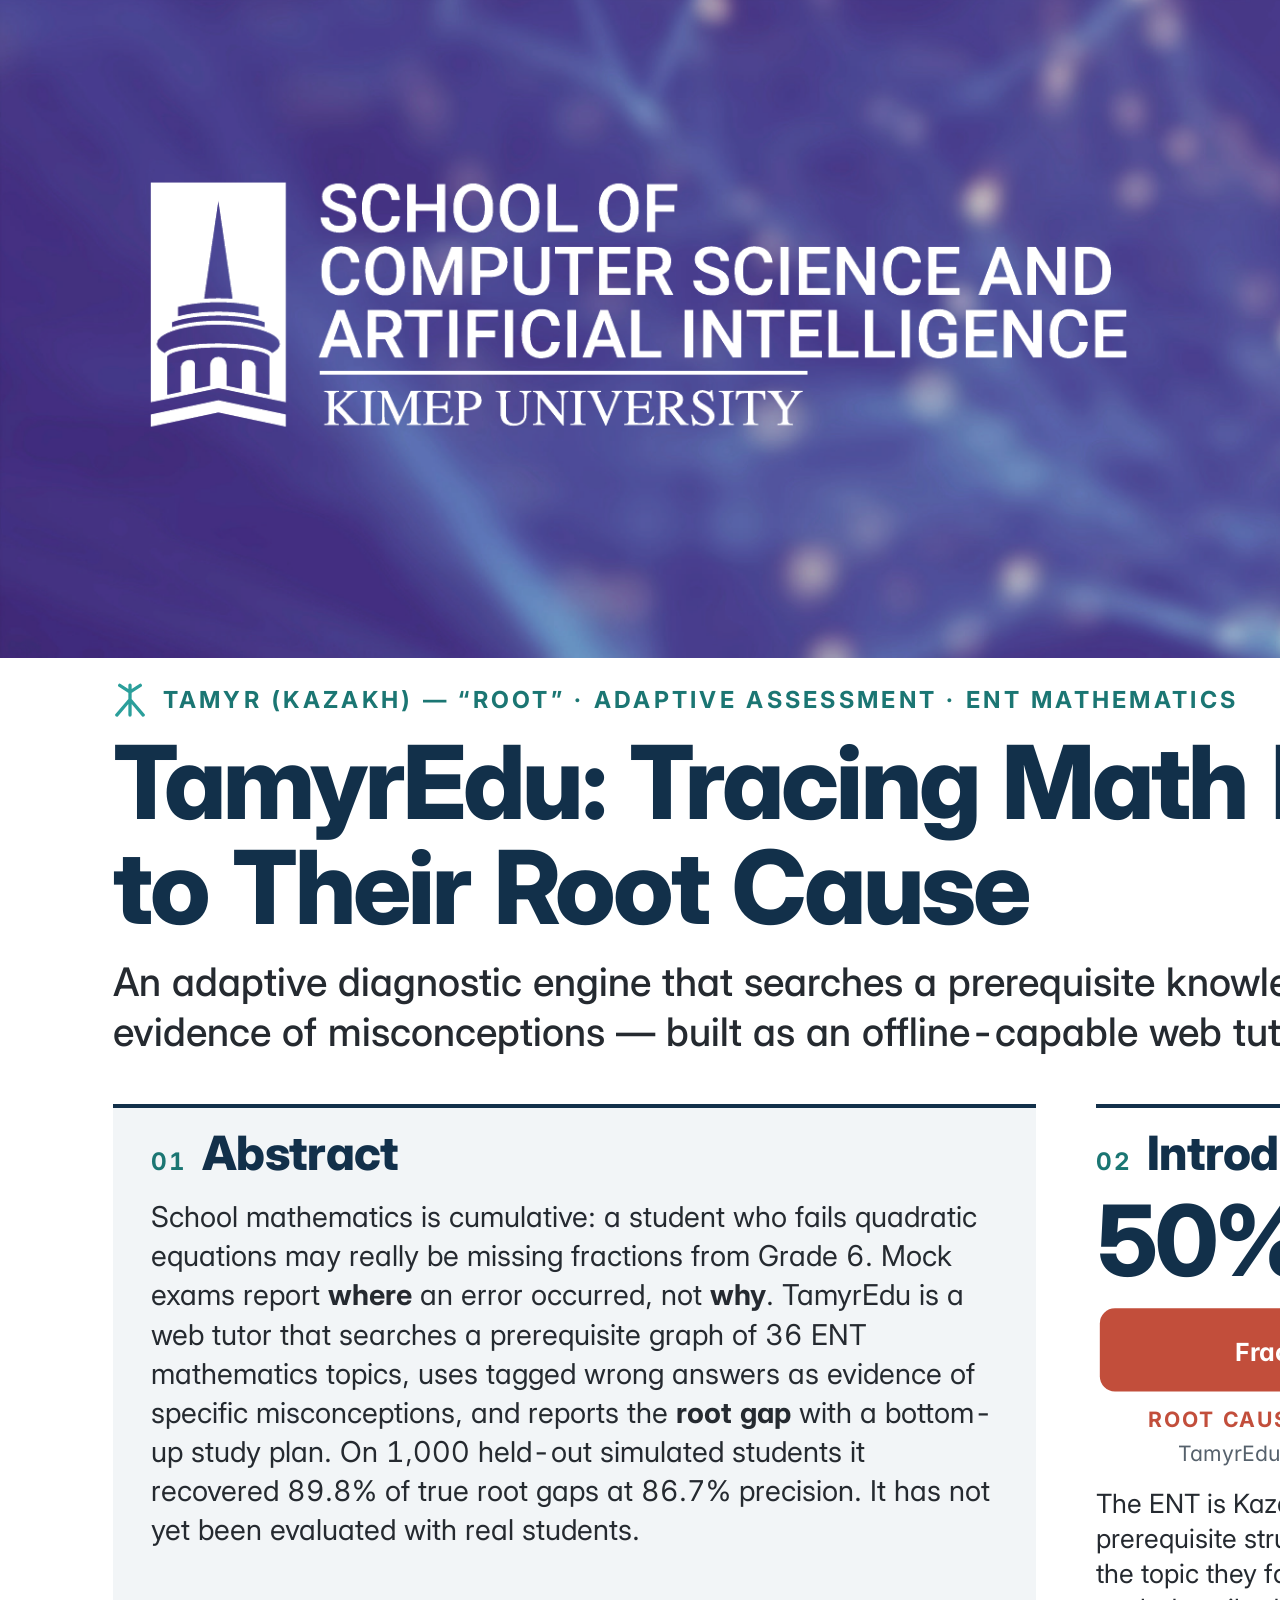
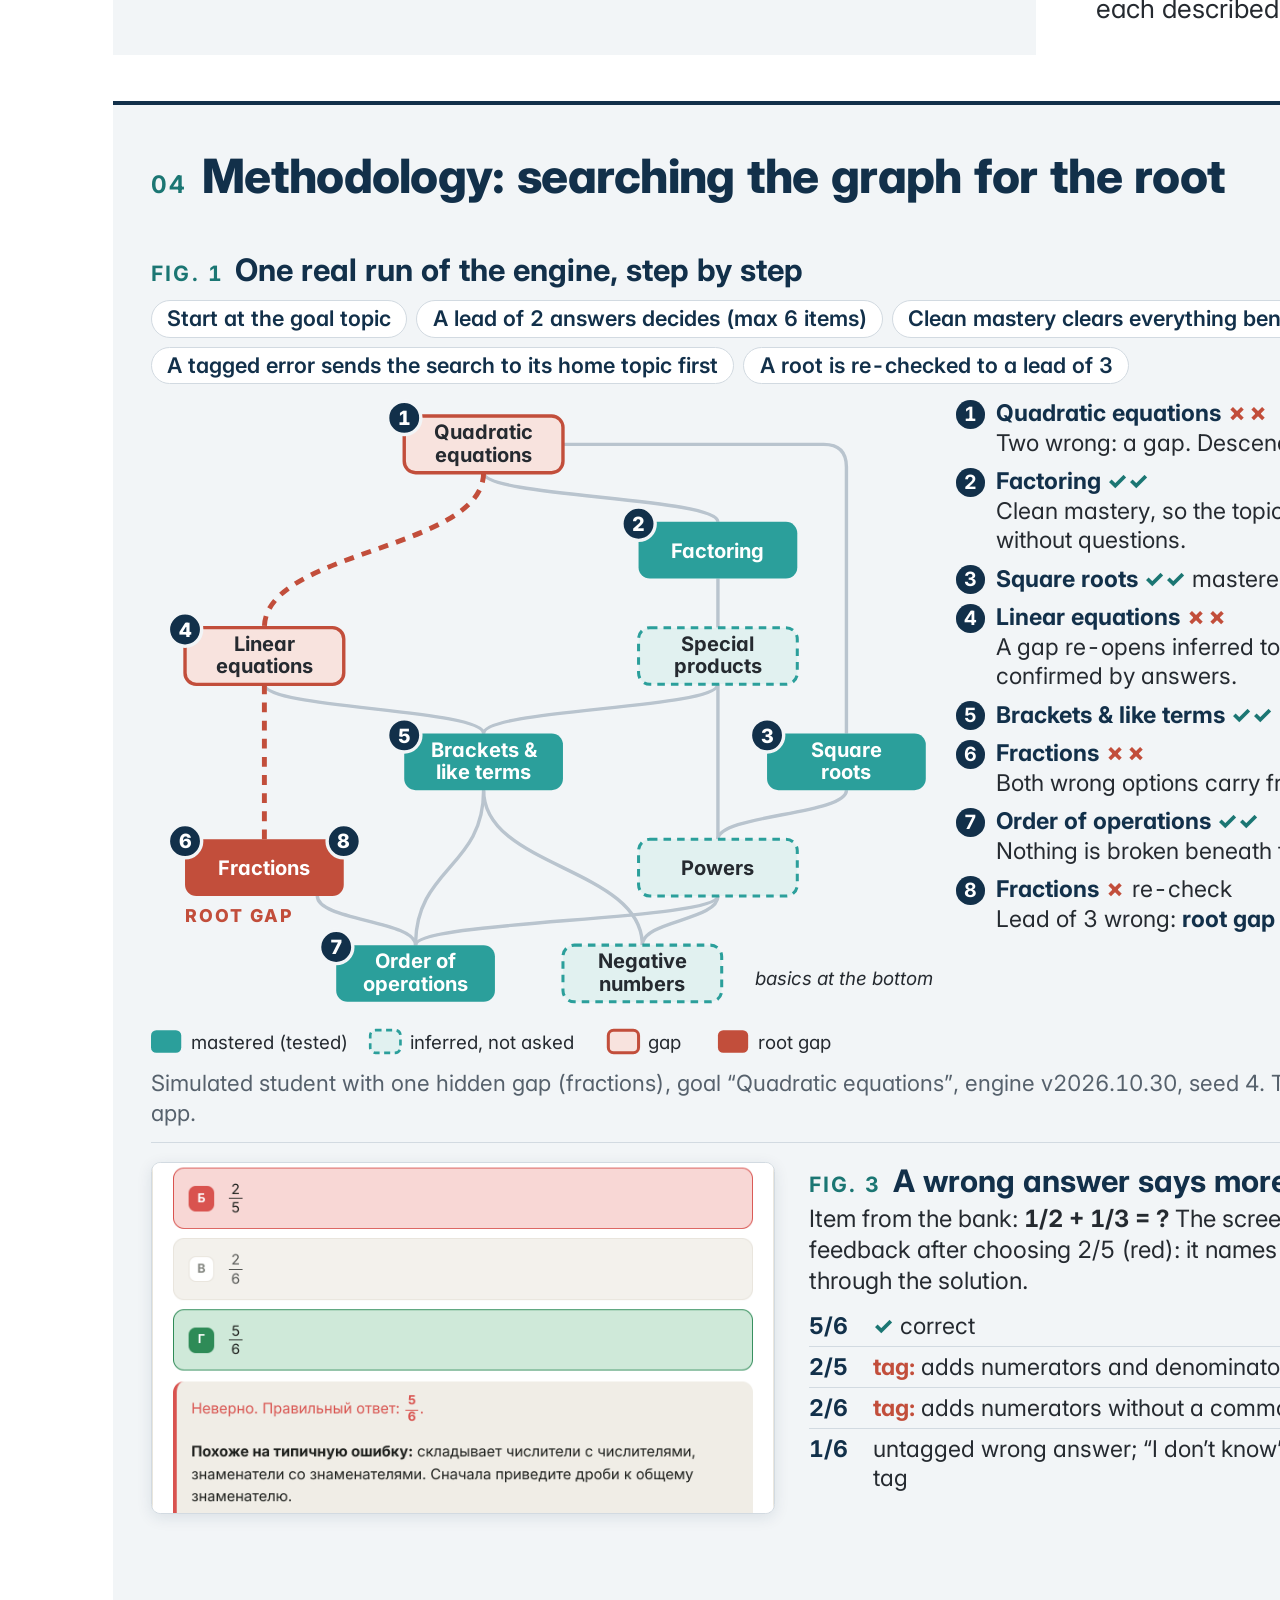
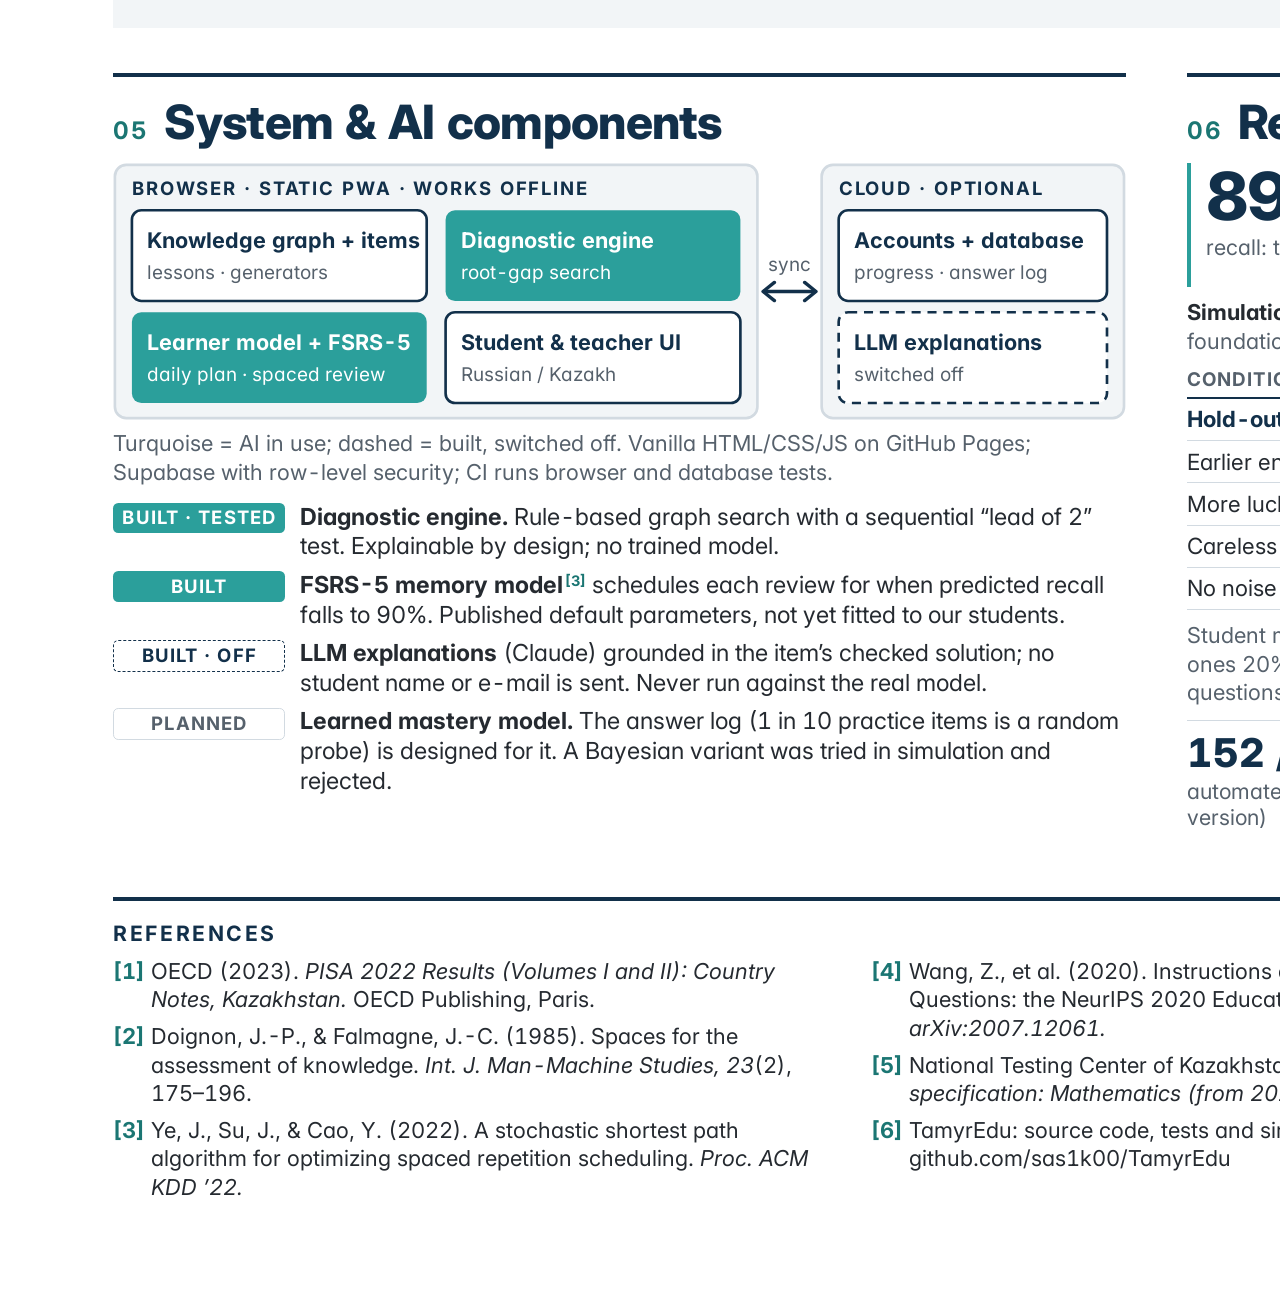
<file: docs/poster-kimep/poster.html>
<!doctype html>
<html lang="en">
<head>
<meta charset="utf-8">
<title>TamyrEdu — KIMEP AI Challenge 2026 poster (A0 portrait)</title>
<meta name="viewport" content="width=device-width, initial-scale=1">
<link rel="preconnect" href="https://fonts.googleapis.com">
<link href="https://fonts.googleapis.com/css2?family=Inter:wght@400;500;600;700;800&display=swap" rel="stylesheet">
<script>if (/[?&]pdf\b/.test(location.search)) document.documentElement.classList.add('pdf');</script>
<style>
  /* ============ Design system ============
     Page   A0 portrait 841 x 1189 mm. Top 174 mm belongs to the official KIMEP banner (do not cover).
     Colour navy #12304A headings · turquoise #2B9F9B highlights · charcoal body · neutral panels
            coral is used ONLY for "gap" states, always together with a text label.
     Type   Inter. Title 27 mm · section heads 12.5 mm · body 7.6 mm (≈22 pt) · captions ≥ 5.8 mm (≈16.5 pt)
     Grid   30 mm side margins · 16 mm gutters · 12 mm between rows                                   */
  :root{
    --navy:#12304A; --teal:#2B9F9B; --teal-d:#1B7673; --teal-l:#E1F1F0; --teal-m:#A9D9D6;
    --ink:#252A30; --mute:#56616C; --bg:#F2F5F7; --line:#D2DAE1; --white:#fff;
    --gap:#C24E3B; --gap-l:#F8E3DE; --warn:#FFF3D6; --warn-b:#C98A12;
  }
  @page { size: 841mm 1189mm; margin: 0; }
  *{box-sizing:border-box;margin:0;padding:0}
  html{background:#8f979e}
  html.pdf{background:transparent}
  body{font-family:Inter,"Inter Variable","Source Sans 3",system-ui,sans-serif;color:var(--ink);font-size:7.6mm;line-height:1.36;
       font-feature-settings:"tnum","cv11";-webkit-print-color-adjust:exact;print-color-adjust:exact}
  .poster{position:relative;width:841mm;height:1189mm;margin:0 auto;background:#fff;overflow:hidden}
  html.pdf .poster{background:transparent}
  .tpl-banner{position:absolute;left:0;top:0;width:841mm;height:174.2mm;object-fit:cover;object-position:top;display:block}
  html.pdf .tpl-banner{display:none}
  .abs{position:absolute;left:30mm;width:781mm}
  b,strong{font-weight:700}
  sup.ref{font-size:.62em;font-weight:700;color:var(--teal-d);vertical-align:.5em;line-height:0;margin-left:.1em}

  /* ---------- title ---------- */
  .title{top:174.2mm;height:112mm;display:grid;grid-template-columns:1fr 222mm;gap:22mm;align-items:center}
  .kicker{display:flex;align-items:center;gap:4mm;font-size:6.2mm;font-weight:700;letter-spacing:.14em;text-transform:uppercase;color:var(--teal-d)}
  .kicker svg{width:9mm;height:9mm;flex:0 0 auto}
  h1{font-size:27mm;line-height:1.03;font-weight:800;letter-spacing:-.028em;color:var(--navy);margin:3.5mm 0 4.5mm}
  .subtitle{font-size:10.4mm;line-height:1.28;font-weight:500;color:var(--ink);max-width:520mm}
  .who{border-left:1.2mm solid var(--teal);padding:1mm 0 1mm 8mm}
  .who .lbl{font-size:5.4mm;font-weight:700;letter-spacing:.14em;text-transform:uppercase;color:var(--mute)}
  .who .names{font-size:9.6mm;line-height:1.3;font-weight:700;color:var(--navy);margin:.5mm 0 4mm}
  .who .event{font-size:6.6mm;color:var(--mute);margin-top:4mm}
  .todo{display:block;background:var(--warn);border:.6mm dashed var(--warn-b);border-radius:1.5mm;padding:1.2mm 3mm;font-size:6.6mm;font-weight:600;color:#6b4700;margin:.8mm 0 3mm}

  /* ---------- sections ---------- */
  h2{display:flex;align-items:baseline;gap:4mm;font-size:12.5mm;line-height:1.1;font-weight:800;letter-spacing:-.015em;color:var(--navy);margin-bottom:5mm}
  h2 .no{font-size:6.4mm;font-weight:700;letter-spacing:.08em;color:var(--teal-d)}
  h3{font-size:8.2mm;line-height:1.2;font-weight:700;color:var(--navy)}
  .sec{border-top:1.1mm solid var(--navy);padding-top:5mm}
  .panel{background:var(--bg);border-top:1.1mm solid var(--navy);padding:5mm 10mm 8mm}
  ul.tight{list-style:none}
  ul.tight li{position:relative;padding-left:6.5mm;margin-bottom:2.6mm}
  ul.tight li::before{content:"";position:absolute;left:0;top:.62em;width:3mm;height:3mm;border-radius:50%;background:var(--teal)}
  ul.tight.lim li::before{background:none;border:.7mm solid var(--gap);width:2.9mm;height:2.9mm}

  /* ---------- row A ---------- */
  .rowA{top:292mm;height:146mm;display:grid;grid-template-columns:244mm 289mm 216mm;gap:16mm}
  .rowA>div{height:146mm}
  .stat{display:flex;align-items:center;gap:6mm;margin-bottom:3mm}
  .stat .n{font-size:26mm;line-height:.9;font-weight:800;letter-spacing:-.04em;color:var(--navy)}
  .stat p{font-size:7mm;line-height:1.3}
  .rq{font-size:7.8mm;line-height:1.28;font-weight:600;color:var(--navy);border-left:1.2mm solid var(--teal);padding-left:5mm;margin-bottom:4.5mm}
  ol.obj{list-style:none;counter-reset:o}
  ol.obj li{counter-increment:o;position:relative;padding-left:12mm;margin-bottom:2.2mm;line-height:1.28}
  ol.obj li::before{content:counter(o);position:absolute;left:0;top:.1mm;width:8.4mm;height:8.4mm;border-radius:50%;border:.7mm solid var(--teal);color:var(--teal-d);font-size:5.6mm;font-weight:700;display:grid;place-items:center}

  /* ---------- method ---------- */
  .method{top:450mm;height:404mm;left:30mm;width:781mm}
  .method .head{display:flex;justify-content:space-between;align-items:center;gap:10mm;margin-bottom:6mm}
  .method .head h2{margin:0;flex:0 0 auto}
  .facts{display:flex;gap:9mm;align-items:flex-end}
  .fact b{display:block;font-size:13mm;line-height:1;font-weight:800;color:var(--navy);letter-spacing:-.02em}
  .fact span{display:block;font-size:5.6mm;line-height:1.2;color:var(--mute);margin-top:1.2mm}
  .cols{display:grid;grid-template-columns:387mm 350mm;gap:12mm}
  .figt{display:flex;align-items:baseline;gap:3mm;margin-bottom:3mm}
  .figt .f{font-size:5.6mm;font-weight:700;letter-spacing:.1em;text-transform:uppercase;color:var(--teal-d);flex:0 0 auto}
  .chips{display:flex;flex-wrap:wrap;gap:2.4mm;margin-bottom:4mm}
  .chip{font-size:5.7mm;font-weight:600;line-height:1.2;color:var(--navy);background:#fff;border:.5mm solid var(--line);border-radius:99mm;padding:1.3mm 4mm}
  .trace{display:grid;grid-template-columns:207mm 1fr;gap:6mm;align-items:start}
  .trace svg{display:block;width:207mm;height:auto}
  ol.steps{list-style:none;font-size:6.1mm;line-height:1.27}
  ol.steps li{position:relative;padding-left:10.5mm;margin-bottom:2.5mm}
  ol.steps li i{position:absolute;left:0;top:.2mm;width:7.6mm;height:7.6mm;border-radius:50%;background:var(--navy);color:#fff;font-style:normal;font-size:5.2mm;font-weight:700;display:grid;place-items:center}
  ol.steps b{color:var(--navy)}
  .x{color:var(--gap);font-weight:800;letter-spacing:.05em}
  .v{color:var(--teal-d);font-weight:800;letter-spacing:.05em}
  .item{display:grid;grid-template-columns:165mm 1fr;gap:9mm;margin-top:4mm;padding-top:5mm;border-top:.5mm solid var(--line)}
  .shot{border:.5mm solid var(--line);border-radius:2.5mm;overflow:hidden;background:#fff;box-shadow:0 1mm 4mm rgba(18,48,74,.10)}
  .shot img{display:block;width:100%}
  .crop{height:93mm;overflow:hidden}
  .crop img{margin-top:-59mm}
  table.opts{border-collapse:collapse;width:100%;font-size:6.1mm;line-height:1.25;margin-top:2.5mm}
  table.opts td{padding:1.5mm 0;border-bottom:.4mm solid var(--line);vertical-align:top}
  table.opts td:first-child{width:17mm;font-weight:700;color:var(--navy);white-space:nowrap}
  table.opts tr:last-child td{border-bottom:0}
  .tag{color:var(--gap);font-weight:700}
  .cap{font-size:5.9mm;line-height:1.32;color:var(--mute);margin-top:3mm}
  .cap b{color:var(--ink)}
  .mapwrap{position:relative}
  .mk{position:absolute;width:9.4mm;height:9.4mm;margin:-4.7mm 0 0 -4.7mm;border-radius:50%;background:var(--navy);color:#fff;border:.9mm solid #fff;font-size:5.6mm;font-weight:800;display:grid;place-items:center;box-shadow:0 .6mm 2mm rgba(0,0,0,.25)}
  .mkn{display:inline-grid;place-items:center;width:6.6mm;height:6.6mm;border-radius:50%;background:var(--navy);color:#fff;font-size:4.6mm;font-weight:800;vertical-align:.3mm;margin-right:.8mm}

  /* ---------- row C ---------- */
  .rowC{top:866mm;height:206mm;display:grid;grid-template-columns:268mm 281mm 200mm;gap:16mm;font-size:6.9mm;line-height:1.33}
  .rowC>div{height:206mm}
  .rowC h2{margin-bottom:4mm}
  .arch svg{display:block;width:100%;height:auto;margin-bottom:4mm}
  .ai{display:grid;grid-template-columns:auto 1fr;gap:2.3mm 4mm;font-size:6.2mm;line-height:1.27}
  .pill{font-size:4.9mm;font-weight:700;letter-spacing:.06em;text-transform:uppercase;border-radius:1.4mm;padding:.9mm 2.4mm;align-self:start;margin-top:.4mm;white-space:nowrap;text-align:center}
  .pill.on{background:var(--teal);color:#fff}
  .pill.off{background:#fff;color:var(--navy);border:.5mm dashed var(--navy)}
  .pill.plan{background:#fff;color:var(--mute);border:.5mm solid var(--line)}
  .hero{display:grid;grid-template-columns:repeat(3,1fr);gap:5mm;margin-bottom:3mm}
  .hero div{border-left:1.2mm solid var(--teal);padding-left:4mm}
  .hero b{display:block;font-size:17.5mm;line-height:1;font-weight:800;letter-spacing:-.03em;color:var(--navy)}
  .hero span{display:block;font-size:5.7mm;line-height:1.22;color:var(--mute);margin-top:1.4mm}
  table.res{border-collapse:collapse;width:100%;font-size:5.9mm;line-height:1.2;margin:3.5mm 0 3mm}
  table.res th{font-size:5mm;font-weight:700;letter-spacing:.06em;text-transform:uppercase;color:var(--mute);text-align:right;padding:0 0 1.6mm 3mm;border-bottom:.6mm solid var(--navy)}
  table.res th:first-child{text-align:left;padding-left:0}
  table.res td{padding:1.9mm 0 1.9mm 3mm;border-bottom:.4mm solid var(--line);text-align:right;white-space:nowrap}
  table.res td:first-child{text-align:left;padding-left:0;white-space:nowrap}
  table.res tr.main td{font-weight:700;color:var(--navy)}
  .bar{display:flex;align-items:center;gap:2.5mm;justify-content:flex-start}
  .bar u{display:block;height:5.4mm;background:var(--teal);border-radius:0 1.2mm 1.2mm 0}
  tr.main .bar u{background:var(--navy)}
  td.barcell{width:74mm;padding-left:6mm!important}
  .note{font-size:5.8mm;line-height:1.3;color:var(--mute)}
  .note b{color:var(--ink)}
  .verif{display:grid;grid-template-columns:1fr 1fr;gap:5mm;margin-top:3.5mm;padding-top:3.5mm;border-top:.5mm solid var(--line)}
  .verif b{display:block;font-size:10.5mm;line-height:1;font-weight:800;color:var(--navy)}
  .verif span{display:block;font-size:5.7mm;line-height:1.22;color:var(--mute);margin-top:1.2mm}
  .rowC h3{margin:4.5mm 0 2.5mm;display:flex;align-items:center;gap:3mm}
  .rowC h3::after{content:"";flex:1;height:.5mm;background:var(--line)}
  .rowC ul.tight li{margin-bottom:2.1mm;padding-left:6mm}

  /* ---------- footer ---------- */
  .foot{top:1084mm;height:86mm;border-top:1.1mm solid var(--navy);padding-top:5mm;display:grid;grid-template-columns:392mm 227mm 130mm;gap:16mm;font-size:5.8mm;line-height:1.3}
  .foot h4{font-size:5.6mm;font-weight:700;letter-spacing:.12em;text-transform:uppercase;color:var(--navy);margin-bottom:2.5mm}
  ol.refs{list-style:none;columns:2;column-gap:9mm}
  ol.refs li{position:relative;padding-left:10mm;margin-bottom:2.2mm;break-inside:avoid;color:var(--ink)}
  ol.refs li span{position:absolute;left:0;font-weight:700;color:var(--teal-d)}
  .qrs{display:grid;grid-template-columns:55mm 55mm;gap:12mm;justify-content:end}
  .qr img{display:block;width:100%;height:auto}
  .qr b{display:block;font-size:6mm;color:var(--navy);margin-top:2mm;line-height:1.15}
  .qr span{display:block;font-size:4.9mm;color:var(--mute);line-height:1.2}
</style>
</head>
<body>
<main class="poster">

  <!-- Official KIMEP banner. Shown here for preview only: the print PDF is laid over the original template page,
       so the banner in the final file is KIMEP's own artwork (vector logo, CMYK). -->
  <img class="tpl-banner" src="assets/kimep-banner.png" alt="School of Computer Science and Artificial Intelligence, KIMEP University — AI Conference 2026">

  <!-- ================= TITLE ================= -->
  <header class="abs title">
    <div>
      <div class="kicker">
        <svg viewBox="96 80 320 350" fill="none" stroke="#2B9F9B" stroke-width="34" stroke-linecap="round"><path d="M256 102V410M150 104l100 64M362 104l-100 64M250 258 120 410M262 258l130 152"/></svg>
        Tamyr (Kazakh) — “root” · adaptive assessment · ENT mathematics
      </div>
      <h1>TamyrEdu: Tracing Math Errors<br>to Their Root Cause</h1>
      <p class="subtitle">An adaptive diagnostic engine that searches a prerequisite knowledge graph and reads wrong answers as evidence of misconceptions — built as an offline-capable web tutor in Russian and Kazakh.</p>
    </div>
    <div class="who">
      <div class="lbl">Authors</div>
      <div class="names">Bolatbay Yersultan<br>Zharkynuly Eren<br>Kydyrkhan Olzhas</div>
      <div class="lbl">School</div>
      <span class="todo">ADD: school name, city</span>
      <div class="lbl">Supervisor</div>
      <span class="todo">ADD: name (delete if not required)</span>
    </div>
  </header>

  <!-- ================= ROW A ================= -->
  <section class="abs rowA">
    <div class="panel fit">
      <h2><span class="no">01</span>Abstract</h2>
      <p>School mathematics is cumulative: a student who fails quadratic equations may really be missing fractions from Grade&nbsp;6. Mock exams report <b>where</b> an error occurred, not <b>why</b>. TamyrEdu is a web tutor that searches a prerequisite graph of 36 ENT mathematics topics, uses tagged wrong answers as evidence of specific misconceptions, and reports the <b>root gap</b> with a bottom-up study plan. On 1,000 held-out simulated students it recovered 89.8% of true root gaps at 86.7% precision. It has not yet been evaluated with real students.</p>
    </div>

    <div class="sec fit">
      <h2><span class="no">02</span>Introduction &amp; problem</h2>
      <div class="stat">
        <div class="n">50%</div>
        <p>of 15-year-olds in Kazakhstan reached baseline proficiency in mathematics in PISA&nbsp;2022. The OECD average is <b>69%</b>.<sup class="ref">[1]</sup></p>
      </div>
      <svg viewBox="0 0 289 47" style="display:block;width:100%;margin:1mm 0 3mm" role="img" aria-label="An error seen in quadratic equations is caused by a gap in fractions">
        <g font-family="Inter,sans-serif">
          <g fill="none" stroke="#C24E3B" stroke-width="1" stroke-dasharray="2.2 2.2"><path d="M104 14H121"/><path d="M185 14H202"/></g>
          <path d="M106.5 11.6 103 14l3.5 2.4M187.5 11.6 184 14l3.5 2.4" fill="none" stroke="#C24E3B" stroke-width="1" stroke-linecap="round" stroke-linejoin="round"/>
          <rect x="202" y="3" width="86" height="22" rx="4" fill="#F8E3DE" stroke="#C24E3B" stroke-width=".8"/>
          <text x="245" y="17" text-anchor="middle" font-size="6.6" font-weight="700" fill="#252A30">Quadratic equations</text>
          <rect x="121" y="3" width="64" height="22" rx="4" fill="#F8E3DE" stroke="#C24E3B" stroke-width=".8"/>
          <text x="153" y="17" text-anchor="middle" font-size="6.6" font-weight="700" fill="#252A30">Linear equations</text>
          <rect x="1" y="3" width="102" height="22" rx="4" fill="#C24E3B"/>
          <text x="52" y="17" text-anchor="middle" font-size="6.6" font-weight="700" fill="#fff">Fractions</text>
          <text x="52" y="34.5" text-anchor="middle" font-size="5.6" font-weight="700" fill="#C24E3B" letter-spacing=".5">ROOT CAUSE · GRADE 6</text>
          <text x="245" y="34.5" text-anchor="middle" font-size="5.6" font-weight="700" fill="#56616C" letter-spacing=".5">ERROR SEEN · GRADE 8</text>
          <text x="52" y="43.5" text-anchor="middle" font-size="5.6" fill="#56616C">TamyrEdu: “start here”</text>
          <text x="245" y="43.5" text-anchor="middle" font-size="5.6" fill="#56616C">Mock test: “revise this”</text>
        </g>
      </svg>
      <p style="font-size:7mm;line-height:1.32">The ENT is Kazakhstan’s university entrance exam. Its mathematics topics form a prerequisite structure,<sup class="ref">[2]</sup> but a mock ENT returns only a score per topic, so students revise the topic they failed while the cause sits lower. Four educators we interviewed (Sept&nbsp;2026) each described this pattern unprompted.</p>
    </div>

    <div class="sec fit">
      <h2><span class="no">03</span>Objectives</h2>
      <p class="rq">Can a short adaptive test find the prerequisite topic that <em>causes</em> a student’s errors, not only the topic where they appear?</p>
      <ol class="obj">
        <li>Model ENT mathematics as a prerequisite graph with misconception-tagged answers.</li>
        <li>Locate root gaps in few questions, robustly to guessing.</li>
        <li>Turn the diagnosis into learning: lesson, practice, spaced review.</li>
        <li>Show teachers the root gaps of a whole class.</li>
        <li>Report accuracy and limits transparently.</li>
      </ol>
    </div>
  </section>

  <!-- ================= METHOD ================= -->
  <section class="method abs panel fit">
    <div class="head">
      <h2><span class="no">04</span>Methodology: searching the graph for the root</h2>
      <div class="facts">
        <div class="fact"><b>36</b><span>topics on<br>9 levels</span></div>
        <div class="fact"><b>60</b><span>prerequisite<br>links</span></div>
        <div class="fact"><b>216</b><span>ENT-format<br>items</span></div>
        <div class="fact"><b>86</b><span>catalogued<br>misconceptions</span></div>
        <div class="fact"><b>287</b><span>wrong options<br>tagged (of 648)</span></div>
      </div>
    </div>

    <div class="cols">
      <!-- ---- left: algorithm ---- -->
      <div>
        <div class="figt"><span class="f">Fig. 1</span><h3>One real run of the engine, step by step</h3></div>
        <div class="chips">
          <span class="chip">Start at the goal topic</span>
          <span class="chip">A lead of 2 answers decides (max 6 items)</span>
          <span class="chip">Clean mastery clears everything beneath</span>
          <span class="chip">A tagged error sends the search to its home topic first</span>
          <span class="chip">A root is re-checked to a lead of 3</span>
        </div>

        <div class="trace">
          <svg viewBox="0 0 207 174" role="img" aria-label="Prerequisite sub-graph for quadratic equations with the order in which topics were tested">
            <defs>
              <style>
                .e{fill:none;stroke:#B9C4CE;stroke-width:.9}
                .eg{fill:none;stroke:#C24E3B;stroke-width:1.3;stroke-dasharray:2.6 2.2}
                .t{font-family:Inter,sans-serif;font-size:5.3px;font-weight:700;text-anchor:middle}
                .s{font-family:Inter,sans-serif;font-size:5.2px;font-weight:800;text-anchor:middle;fill:#fff}
                .lg{font-family:Inter,sans-serif;font-size:4.9px;fill:#252A30}
              </style>
            </defs>
            <!-- edges: the upper topic rests on the lower one -->
            <path class="e" d="M88 19.5C88 26 150 26 150 32.5"/>
            <path class="e" d="M109 12H178Q184 12 184 18V88.5"/>
            <path class="e" d="M150 47.5V60.5"/>
            <path class="e" d="M150 75.5C150 82 88 82 88 88.5"/>
            <path class="e" d="M150 75.5V116.5"/>
            <path class="e" d="M184 103.5C184 110 150 110 150 116.5"/>
            <path class="e" d="M30 75.5C30 82 88 82 88 88.5"/>
            <path class="e" d="M88 103.5C88 124 70 124 70 144.5"/>
            <path class="e" d="M88 103.5C88 124 130 124 130 144.5"/>
            <path class="e" d="M150 131.5C150 138 70 138 70 144.5"/>
            <path class="e" d="M150 131.5C150 138 130 138 130 144.5"/>
            <path class="e" d="M44 131.5C44 138 70 138 70 144.5"/>
            <path class="eg" d="M88 19.5C88 40 30 40 30 60.5"/>
            <path class="eg" d="M30 75.5V116.5"/>
            <!-- nodes -->
            <g>
              <rect x="67" y="4.5" width="42" height="15" rx="3" fill="#F8E3DE" stroke="#C24E3B" stroke-width=".9"/>
              <text class="t" x="88" y="10.6" fill="#252A30">Quadratic</text><text class="t" x="88" y="16.6" fill="#252A30">equations</text>
              <rect x="129" y="32.5" width="42" height="15" rx="3" fill="#2B9F9B"/>
              <text class="t" x="150" y="42" fill="#fff">Factoring</text>
              <rect x="9" y="60.5" width="42" height="15" rx="3" fill="#F8E3DE" stroke="#C24E3B" stroke-width=".9"/>
              <text class="t" x="30" y="66.6" fill="#252A30">Linear</text><text class="t" x="30" y="72.6" fill="#252A30">equations</text>
              <rect x="129" y="60.5" width="42" height="15" rx="3" fill="#E1F1F0" stroke="#2B9F9B" stroke-width=".8" stroke-dasharray="2 1.6"/>
              <text class="t" x="150" y="66.6" fill="#252A30">Special</text><text class="t" x="150" y="72.6" fill="#252A30">products</text>
              <rect x="67" y="88.5" width="42" height="15" rx="3" fill="#2B9F9B"/>
              <text class="t" x="88" y="94.6" fill="#fff">Brackets &amp;</text><text class="t" x="88" y="100.6" fill="#fff">like terms</text>
              <rect x="163" y="88.5" width="42" height="15" rx="3" fill="#2B9F9B"/>
              <text class="t" x="184" y="94.6" fill="#fff">Square</text><text class="t" x="184" y="100.6" fill="#fff">roots</text>
              <rect x="9" y="116.5" width="42" height="15" rx="3" fill="#C24E3B"/>
              <text class="t" x="30" y="126" fill="#fff">Fractions</text>
              <text x="9" y="138.4" font-family="Inter,sans-serif" font-size="4.7" font-weight="800" fill="#C24E3B" letter-spacing=".5">ROOT GAP</text>
              <rect x="129" y="116.5" width="42" height="15" rx="3" fill="#E1F1F0" stroke="#2B9F9B" stroke-width=".8" stroke-dasharray="2 1.6"/>
              <text class="t" x="150" y="126" fill="#252A30">Powers</text>
              <rect x="49" y="144.5" width="42" height="15" rx="3" fill="#2B9F9B"/>
              <text class="t" x="70" y="150.6" fill="#fff">Order of</text><text class="t" x="70" y="156.6" fill="#fff">operations</text>
              <rect x="109" y="144.5" width="42" height="15" rx="3" fill="#E1F1F0" stroke="#2B9F9B" stroke-width=".8" stroke-dasharray="2 1.6"/>
              <text class="t" x="130" y="150.6" fill="#252A30">Negative</text><text class="t" x="130" y="156.6" fill="#252A30">numbers</text>
            </g>
            <!-- visit order -->
            <g>
              <circle cx="67" cy="5" r="4.4" fill="#12304A" stroke="#F2F5F7" stroke-width=".9"/><text class="s" x="67" y="6.9">1</text>
              <circle cx="129" cy="33" r="4.4" fill="#12304A" stroke="#F2F5F7" stroke-width=".9"/><text class="s" x="129" y="34.9">2</text>
              <circle cx="163" cy="89" r="4.4" fill="#12304A" stroke="#F2F5F7" stroke-width=".9"/><text class="s" x="163" y="90.9">3</text>
              <circle cx="9" cy="61" r="4.4" fill="#12304A" stroke="#F2F5F7" stroke-width=".9"/><text class="s" x="9" y="62.9">4</text>
              <circle cx="67" cy="89" r="4.4" fill="#12304A" stroke="#F2F5F7" stroke-width=".9"/><text class="s" x="67" y="90.9">5</text>
              <circle cx="9" cy="117" r="4.4" fill="#12304A" stroke="#F2F5F7" stroke-width=".9"/><text class="s" x="9" y="118.9">6</text>
              <circle cx="49" cy="145" r="4.4" fill="#12304A" stroke="#F2F5F7" stroke-width=".9"/><text class="s" x="49" y="146.9">7</text>
              <circle cx="51" cy="117" r="4.4" fill="#12304A" stroke="#F2F5F7" stroke-width=".9"/><text class="s" x="51" y="118.9">8</text>
            </g>
            <text class="lg" x="207" y="155" text-anchor="end" fill="#56616C" font-style="italic">basics at the bottom</text>
            <!-- legend -->
            <g transform="translate(0 167)">
              <rect x="0" y="0" width="8" height="6" rx="1.4" fill="#2B9F9B"/><text class="lg" x="10.5" y="4.9">mastered (tested)</text>
              <rect x="58" y="0" width="8" height="6" rx="1.4" fill="#E1F1F0" stroke="#2B9F9B" stroke-width=".7" stroke-dasharray="1.6 1.2"/><text class="lg" x="68.5" y="4.9">inferred, not asked</text>
              <rect x="121" y="0" width="8" height="6" rx="1.4" fill="#F8E3DE" stroke="#C24E3B" stroke-width=".8"/><text class="lg" x="131.5" y="4.9">gap</text>
              <rect x="150" y="0" width="8" height="6" rx="1.4" fill="#C24E3B"/><text class="lg" x="160.5" y="4.9">root gap</text>
            </g>
          </svg>

          <ol class="steps">
            <li><i>1</i><b>Quadratic equations</b> <span class="x">✗✗</span><br>Two wrong: a gap. Descend to its prerequisites.</li>
            <li><i>2</i><b>Factoring</b> <span class="v">✓✓</span><br>Clean mastery, so the topics beneath it are inferred without questions.</li>
            <li><i>3</i><b>Square roots</b> <span class="v">✓✓</span> mastered.</li>
            <li><i>4</i><b>Linear equations</b> <span class="x">✗✗</span><br>A gap re-opens inferred topics under it: a root must be confirmed by answers.</li>
            <li><i>5</i><b>Brackets &amp; like terms</b> <span class="v">✓✓</span> confirmed.</li>
            <li><i>6</i><b>Fractions</b> <span class="x">✗✗</span><br>Both wrong options carry fraction misconception tags.</li>
            <li><i>7</i><b>Order of operations</b> <span class="v">✓✓</span><br>Nothing is broken beneath fractions.</li>
            <li><i>8</i><b>Fractions</b> <span class="x">✗</span> re-check<br>Lead of 3 wrong: <b>root gap confirmed in 15 questions.</b></li>
          </ol>
        </div>
        <p class="cap">Simulated student with one hidden gap (fractions), goal “Quadratic equations”, engine v2026.10.30, seed&nbsp;4. Topic names translated from the app.</p>

        <div class="item">
          <div>
            <div class="shot crop"><img src="assets/screen-feedback.png" alt="Practice screen: wrong answer 2/5 flagged as a typical mistake"></div>
          </div>
          <div>
            <div class="figt" style="margin-bottom:1mm"><span class="f">Fig. 3</span><h3>A wrong answer says more than “wrong”</h3></div>
            <p style="font-size:6.3mm;line-height:1.3">Item from the bank: <b>1/2 + 1/3 = ?</b> The screenshot shows the app’s feedback after choosing 2/5 (red): it names the typical mistake, then walks through the solution.</p>
            <table class="opts">
              <tr><td>5/6</td><td><span class="v">✓</span> correct</td></tr>
              <tr><td>2/5</td><td><span class="tag">tag:</span> adds numerators and denominators → home topic <b>Fractions</b></td></tr>
              <tr><td>2/6</td><td><span class="tag">tag:</span> adds numerators without a common denominator → <b>Fractions</b></td></tr>
              <tr><td>1/6</td><td>untagged wrong answer; “I don’t know” also counts as wrong, with no tag</td></tr>
            </table>
          </div>
        </div>
      </div>

      <!-- ---- right: product ---- -->
      <div>
        <div class="figt"><span class="f">Fig. 2</span><h3>What the student sees: the knowledge map</h3></div>
        <div class="shot mapwrap">
          <img src="assets/screen-map.png" alt="TamyrEdu knowledge map screenshot">
          <span class="mk" style="left:26.5%;top:77.5%">1</span>
          <span class="mk" style="left:35.9%;top:46.3%">2</span>
          <span class="mk" style="left:44.9%;top:38.4%">3</span>
          <span class="mk" style="left:62.8%;top:78.1%">4</span>
        </div>
        <p class="cap"><b>Authentic screenshot of the built-in demo student</b> (13 Nov 2026; interface in Russian, Kazakh also available).
          <span class="mkn">1</span><b>Root gap:</b> Fractions.
          <span class="mkn">2</span><b>Where errors surfaced:</b> Quadratic equations; red dashed links trace every gap down to the root.
          <span class="mkn">3</span><b>At risk</b> (amber, dashed): untested topics that rest on a gap.
          <span class="mkn">4</span><b>Inferred</b> (light green): counted as mastered without questions.
          The team mapped the 36 topics onto all 18 topics of the official ENT mathematics specification, at basic level.<sup class="ref">[5]</sup></p>
      </div>
    </div>
  </section>

  <!-- ================= ROW C ================= -->
  <section class="abs rowC">
    <div class="sec fit arch">
      <h2><span class="no">05</span>System &amp; AI components</h2>
      <svg viewBox="0 0 268 68" role="img" aria-label="System architecture">
        <defs><style>
          .bx{fill:#fff;stroke:#12304A;stroke-width:.7}
          .h{font-family:Inter,sans-serif;font-size:4.9px;font-weight:700;letter-spacing:.5px;fill:#12304A}
          .a{font-family:Inter,sans-serif;font-size:5.7px;font-weight:700;fill:#12304A}
          .d{font-family:Inter,sans-serif;font-size:5px;fill:#56616C}
        </style></defs>
        <rect x=".5" y=".5" width="170" height="67" rx="3" fill="#F2F5F7" stroke="#D2DAE1" stroke-width=".7"/>
        <text class="h" x="5" y="8.4">BROWSER · STATIC PWA · WORKS OFFLINE</text>
        <rect class="bx" x="5" y="12.5" width="78" height="24" rx="2.5"/>
        <text class="a" x="9" y="22.6">Knowledge graph + items</text><text class="d" x="9" y="30.8">lessons · generators</text>
        <rect x="88" y="12.5" width="78" height="24" rx="2.5" fill="#2B9F9B"/>
        <text class="a" x="92" y="22.6" style="fill:#fff">Diagnostic engine</text><text class="d" x="92" y="30.8" style="fill:#fff">root-gap search</text>
        <rect x="5" y="39.5" width="78" height="24" rx="2.5" fill="#2B9F9B"/>
        <text class="a" x="9" y="49.6" style="fill:#fff">Learner model + FSRS-5</text><text class="d" x="9" y="57.8" style="fill:#fff">daily plan · spaced review</text>
        <rect class="bx" x="88" y="39.5" width="78" height="24" rx="2.5"/>
        <text class="a" x="92" y="49.6">Student &amp; teacher UI</text><text class="d" x="92" y="57.8">Russian / Kazakh</text>
        <rect x="187.5" y=".5" width="80" height="67" rx="3" fill="#F2F5F7" stroke="#D2DAE1" stroke-width=".7"/>
        <text class="h" x="192" y="8.4">CLOUD · OPTIONAL</text>
        <rect class="bx" x="192" y="12.5" width="71" height="24" rx="2.5"/>
        <text class="a" x="196" y="22.6">Accounts + database</text><text class="d" x="196" y="30.8">progress · answer log</text>
        <rect x="192" y="39.5" width="71" height="24" rx="2.5" fill="#fff" stroke="#12304A" stroke-width=".7" stroke-dasharray="2.4 1.8"/>
        <text class="a" x="196" y="49.6">LLM explanations</text><text class="d" x="196" y="57.8">switched off</text>
        <path d="M172 34H186" stroke="#12304A" stroke-width=".9" fill="none"/>
        <path d="M175 31.6 172 34l3 2.4M183 31.6 186 34l-3 2.4" stroke="#12304A" stroke-width=".9" fill="none" stroke-linecap="round" stroke-linejoin="round"/>
        <text class="d" x="179" y="28.5" text-anchor="middle">sync</text>
      </svg>
      <p class="note" style="margin:-1.5mm 0 4mm">Turquoise = AI in use; dashed = built, switched off. Vanilla HTML/CSS/JS on GitHub Pages; Supabase with row-level security; CI runs browser and database tests.</p>
      <div class="ai">
        <span class="pill on">Built · tested</span><span><b>Diagnostic engine.</b> Rule-based graph search with a sequential “lead of 2” test. Explainable by design; no trained model.</span>
        <span class="pill on">Built</span><span><b>FSRS-5 memory model</b><sup class="ref">[3]</sup> schedules each review for when predicted recall falls to 90%. Published default parameters, not yet fitted to our students.</span>
        <span class="pill off">Built · off</span><span><b>LLM explanations</b> (Claude) grounded in the item’s checked solution; no student name or e-mail is sent. Never run against the real model.</span>
        <span class="pill plan">Planned</span><span><b>Learned mastery model.</b> The answer log (1 in 10 practice items is a random probe) is designed for it. A Bayesian variant was tried in simulation and rejected.</span>
      </div>
    </div>

    <div class="sec fit">
      <h2><span class="no">06</span>Results</h2>
      <div class="hero">
        <div><b>89.8%</b><span>recall: true root gaps found</span></div>
        <div><b>86.7%</b><span>precision: reported roots that are real</span></div>
        <div><b>88.4%</b><span>students with a fully correct map</span></div>
      </div>
      <p class="note"><b>Simulation, not classroom data.</b> 1,000 virtual students unseen during tuning; goal: 17-topic algebra foundation.</p>
      <table class="res">
        <tr><th>Condition</th><th>Recall</th><th>Prec.</th><th style="text-align:left;padding-left:6mm">Fully correct map</th></tr>
        <tr class="main"><td>Hold-out set, current engine</td><td>89.8</td><td>86.7</td><td class="barcell"><div class="bar"><u style="width:44.2mm"></u>88.4%</div></td></tr>
        <tr><td>Earlier engine, no root re-check</td><td>89.6</td><td>85.2</td><td class="barcell"><div class="bar"><u style="width:43.4mm"></u>86.8%</div></td></tr>
        <tr><td>More lucky guesses (25%)</td><td>83.2</td><td>79.3</td><td class="barcell"><div class="bar"><u style="width:41.2mm"></u>82.3%</div></td></tr>
        <tr><td>Careless on known topics (85%)</td><td>87.2</td><td>76.5</td><td class="barcell"><div class="bar"><u style="width:38.6mm"></u>77.1%</div></td></tr>
        <tr><td>No noise (logic check)</td><td>100</td><td>100</td><td class="barcell"><div class="bar"><u style="width:50.0mm"></u>100%</div></td></tr>
      </table>
      <p class="note">Student model, designed by the team, so an upper bound: 92% correct on known topics; on unknown ones 20% lucky guesses, and 70% of errors follow a typical misconception. <b>Test length:</b> about 10 questions with no gaps, 35 with one root gap.</p>
      <div class="verif">
        <div><b>152 / 152</b><span>automated tests pass (engine, content, Kazakh version)</span></div>
        <div><b>10,200</b><span>generated problems re-solved by an independent checker, 0 errors</span></div>
      </div>
    </div>

    <div class="sec fit">
      <h2><span class="no">07</span>Conclusion</h2>
      <ul class="tight">
        <li>A transparent rule on a prerequisite graph can name the <b>cause</b> of errors, not only the failed topic, and its accuracy falls gradually as answers get noisier.</li>
        <li>Knowledge spaces<sup class="ref">[2]</sup> and diagnostic distractors<sup class="ref">[4]</sup> are established ideas. Our contribution is joining them into a root-cause search for the ENT curriculum that works offline in two languages.</li>
        <li><b>Next:</b> a classroom pilot comparing diagnoses with teacher judgement and mock-ENT results.</li>
      </ul>
      <h3>Limitations</h3>
      <ul class="tight lim">
        <li><b>No real-student data yet.</b> All accuracy figures come from our own student model.</li>
        <li>Graph, items and lessons were AI-assisted and are not yet reviewed by teachers; the Kazakh translation is not yet proofread.</li>
        <li>Basic-level items only: 6 per topic, no figures. A student with a gap answers about 35 questions.</li>
      </ul>
    </div>
  </section>

  <!-- ================= FOOTER ================= -->
  <footer class="abs foot fit">
    <div>
      <h4>References</h4>
      <ol class="refs">
        <li><span>[1]</span>OECD (2023). <i>PISA 2022 Results (Volumes I and II): Country Notes, Kazakhstan.</i> OECD Publishing, Paris.</li>
        <li><span>[2]</span>Doignon, J.-P., &amp; Falmagne, J.-C. (1985). Spaces for the assessment of knowledge. <i>Int. J. Man-Machine Studies, 23</i>(2), 175–196.</li>
        <li><span>[3]</span>Ye, J., Su, J., &amp; Cao, Y. (2022). A stochastic shortest path algorithm for optimizing spaced repetition scheduling. <i>Proc. ACM KDD ’22.</i></li>
        <li><span>[4]</span>Wang, Z., et al. (2020). Instructions and guide for Diagnostic Questions: the NeurIPS 2020 Education Challenge. <i>arXiv:2007.12061.</i></li>
        <li><span>[5]</span>National Testing Center of Kazakhstan (2025). <i>ENT test specification: Mathematics (from 2026).</i> testcenter.kz</li>
        <li><span>[6]</span>TamyrEdu: source code, tests and simulation. github.com/sas1k00/TamyrEdu</li>
      </ol>
    </div>
    <div>
      <h4>AI-use disclosure</h4>
      <p>The code, item bank and lesson texts were written with an AI coding assistant (Claude, Anthropic) to the team’s specification; it is credited as co-author in the git history. The team chose the problem, set the algorithm’s rules and checked the results. This poster was drafted with the same assistant; all simulation and test figures on it were re-run from the repository on 13&nbsp;Nov&nbsp;2026.<sup class="ref">[6]</sup></p>
    </div>
    <div class="qrs">
      <div class="qr"><img src="assets/qr-site.svg" alt="QR code: live app"><b>Try the app</b><span>sas1k00.github.io/<br>TamyrEdu</span></div>
      <div class="qr"><img src="assets/qr-repo.svg" alt="QR code: source code"><b>Source code</b><span>github.com/sas1k00/<br>TamyrEdu</span></div>
    </div>
  </footer>

</main>
</body>
</html>
</file>
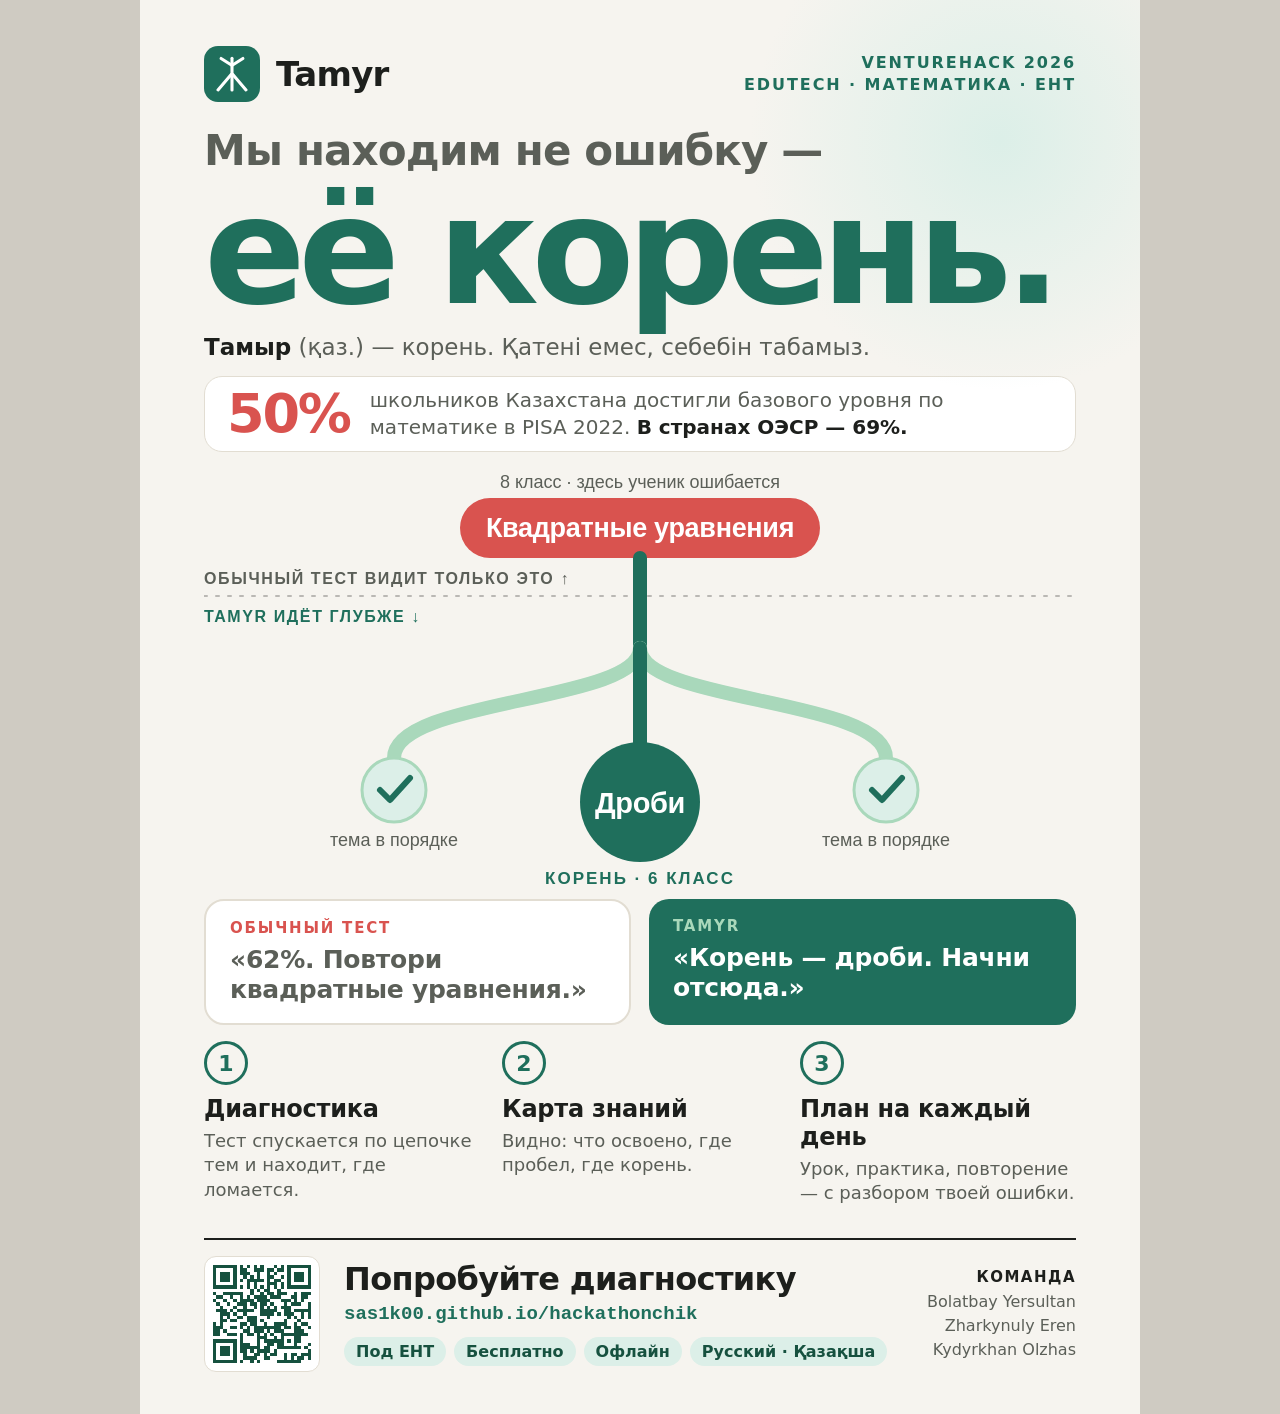
<file: docs/poster/poster.html>
<!doctype html>
<html lang="ru">
<head>
<meta charset="utf-8">
<title>Tamyr — постер</title>
<meta name="viewport" content="width=1000">
<style>
  :root{
    --bg:#f6f4ef; --surface:#ffffff; --ink:#1d1f1c; --ink-2:#5b5f58; --line:#e2ddd2;
    --accent:#1f6f5c; --accent-deep:#16513f; --accent-soft:#dcefe8; --inf:#a9d8bb;
    --gap:#d9534f; --gap-soft:#f8d7d5;
  }
  *{box-sizing:border-box;margin:0;padding:0}
  html,body{background:#cfcbc2}
  body{display:flex;justify-content:center}
  .poster{
    width:1000px;height:1414px;background:var(--bg);color:var(--ink);
    font-family:Inter,system-ui,"Segoe UI",Roboto,Arial,sans-serif;
    padding:46px 64px 42px;display:flex;flex-direction:column;position:relative;overflow:hidden;
  }
  /* quiet texture: faint root lines in the corner, echoing the logo */
  .poster::before{
    content:"";position:absolute;right:-120px;top:-120px;width:520px;height:520px;border-radius:50%;
    background:radial-gradient(circle at 50% 50%,var(--accent-soft) 0,rgba(220,239,232,0) 68%);pointer-events:none;
  }
  header{display:flex;align-items:center;justify-content:space-between;position:relative}
  .brand{display:flex;align-items:center;gap:16px}
  .mark{width:56px;height:56px;border-radius:14px;background:var(--accent);display:grid;place-items:center}
  .brand b{font-size:34px;font-weight:800;letter-spacing:-.02em}
  .tag{font-size:16px;font-weight:600;letter-spacing:.12em;text-transform:uppercase;color:var(--accent);text-align:right;line-height:1.4}

  .hero{margin-top:26px;position:relative}
  .hero .lead{font-size:42px;font-weight:600;letter-spacing:-.02em;color:var(--ink-2);line-height:1.1}
  .hero .big{font-size:150px;font-weight:900;letter-spacing:-.05em;color:var(--accent);line-height:1;margin-top:2px;white-space:nowrap}
  .hero .kk{margin-top:8px;font-size:23px;color:var(--ink-2)}
  .hero .kk b{color:var(--ink);font-weight:700}

  .stat{margin-top:16px;display:flex;align-items:center;gap:20px;padding:10px 22px;background:var(--surface);border:1px solid var(--line);border-radius:18px}
  .stat .n{font-size:54px;font-weight:900;color:var(--gap);letter-spacing:-.04em;line-height:1}
  .stat p{font-size:20px;line-height:1.35;color:var(--ink-2)}
  .stat p b{color:var(--ink);font-weight:700}

  .diagram{margin-top:16px;flex:0 0 auto}
  .diagram svg{display:block;width:100%;height:auto}

  .verdicts{margin-top:6px;display:grid;grid-template-columns:1fr 1fr;gap:18px}
  .card{border-radius:20px;padding:18px 24px}
  .card .lbl{font-size:15px;font-weight:700;letter-spacing:.12em;text-transform:uppercase;margin-bottom:8px}
  .card .q{font-size:25px;font-weight:700;line-height:1.2;letter-spacing:-.01em}
  .card .s{font-size:17px;margin-top:8px;line-height:1.35}
  .card.old{background:var(--surface);border:2px solid var(--line)}
  .card.old .lbl{color:var(--gap)} .card.old .q{color:var(--ink-2)} .card.old .s{color:var(--ink-2)}
  .card.new{background:var(--accent);color:#fff}
  .card.new .lbl{color:var(--inf)} .card.new .s{color:#dcefe8}

  .steps{margin-top:16px;display:grid;grid-template-columns:repeat(3,1fr);gap:22px}
  .step .num{width:44px;height:44px;border-radius:50%;border:3px solid var(--accent);color:var(--accent);font-weight:800;font-size:22px;display:grid;place-items:center;margin-bottom:10px}
  .step h3{font-size:24px;font-weight:800;letter-spacing:-.01em;margin-bottom:6px}
  .step p{font-size:18px;line-height:1.35;color:var(--ink-2)}

  footer{margin-top:auto;display:flex;align-items:center;gap:24px;padding-top:16px;border-top:2px solid var(--ink)}
  .qr{flex:0 0 auto;width:116px;height:116px;background:#fff;padding:8px;border-radius:12px;border:1px solid var(--line)}
  .qr svg{width:100%;height:100%;display:block}
  .cta{flex:1}
  .cta .t{font-size:32px;font-weight:800;letter-spacing:-.02em;line-height:1.1}
  .cta .u{font-family:"JetBrains Mono",ui-monospace,monospace;font-size:19px;color:var(--accent);margin-top:6px;font-weight:600}
  .chips{display:flex;flex-wrap:wrap;gap:8px;margin-top:12px}
  .chip{font-size:16px;font-weight:600;padding:5px 12px;border-radius:99px;background:var(--accent-soft);color:var(--accent-deep)}
  .team{flex:0 0 auto;text-align:right;font-size:16px;line-height:1.5;color:var(--ink-2)}
  .team b{display:block;color:var(--ink);font-size:15px;letter-spacing:.1em;text-transform:uppercase;margin-bottom:2px}
</style>
</head>
<body>
<main class="poster">

  <header>
    <div class="brand">
      <div class="mark">
        <svg width="36" height="36" viewBox="96 80 320 350" fill="none" stroke="#fff" stroke-width="30" stroke-linecap="round" stroke-linejoin="round" aria-hidden="true">
          <path d="M256 102V410"/><path d="M150 104L250 168"/><path d="M362 104L262 168"/>
          <path d="M250 258L120 410"/><path d="M262 258L392 410"/>
        </svg>
      </div>
      <b>Tamyr</b>
    </div>
    <div class="tag">VentureHack 2026<br>EduTech · математика · ЕНТ</div>
  </header>

  <section class="hero">
    <div class="lead">Мы находим не ошибку —</div>
    <div class="big">её корень.</div>
    <div class="kk"><b>Тамыр</b> (қаз.) — корень. Қатені емес, себебін табамыз.</div>
  </section>

  <section class="stat">
    <div class="n">50%</div>
    <p>школьников Казахстана достигли базового уровня по математике в PISA&nbsp;2022. <b>В странах ОЭСР — 69%.</b></p>
  </section>

  <section class="diagram" aria-label="Схема: ошибка на поверхности, корень глубже">
    <svg viewBox="0 0 872 425" role="img">
      <text x="436" y="20" text-anchor="middle" font-size="18" fill="#5b5f58" font-family="Inter,sans-serif" font-weight="500">8 класс · здесь ученик ошибается</text>
      <rect x="256" y="30" width="360" height="60" rx="30" fill="#d9534f"/>
      <text x="436" y="69" text-anchor="middle" font-size="27" fill="#fff" font-family="Inter,sans-serif" font-weight="800" letter-spacing="-0.3">Квадратные уравнения</text>

      <line x1="0" y1="128" x2="872" y2="128" stroke="#1d1f1c" stroke-opacity=".28" stroke-width="2" stroke-dasharray="3 9" stroke-linecap="round"/>
      <text x="0" y="116" font-size="16" fill="#5b5f58" font-family="Inter,sans-serif" font-weight="700" letter-spacing="1.6">ОБЫЧНЫЙ ТЕСТ ВИДИТ ТОЛЬКО ЭТО ↑</text>
      <text x="0" y="154" font-size="16" fill="#1f6f5c" font-family="Inter,sans-serif" font-weight="700" letter-spacing="1.6">TAMYR ИДЁТ ГЛУБЖЕ ↓</text>

      <g fill="none" stroke-linecap="round" stroke-linejoin="round">
        <path d="M436 90V180" stroke="#1f6f5c" stroke-width="14"/>
        <path d="M436 180C436 235 190 230 190 290" stroke="#a9d8bb" stroke-width="14"/>
        <path d="M436 180C436 235 682 230 682 290" stroke="#a9d8bb" stroke-width="14"/>
        <path d="M436 180V285" stroke="#1f6f5c" stroke-width="14"/>
      </g>

      <g font-family="Inter,sans-serif">
        <circle cx="190" cy="322" r="32" fill="#dcefe8" stroke="#a9d8bb" stroke-width="3"/>
        <path d="M176 322l10 10 20-22" fill="none" stroke="#1f6f5c" stroke-width="6" stroke-linecap="round" stroke-linejoin="round"/>
        <text x="190" y="378" text-anchor="middle" font-size="18" fill="#5b5f58" font-weight="500">тема в порядке</text>
        <circle cx="682" cy="322" r="32" fill="#dcefe8" stroke="#a9d8bb" stroke-width="3"/>
        <path d="M668 322l10 10 20-22" fill="none" stroke="#1f6f5c" stroke-width="6" stroke-linecap="round" stroke-linejoin="round"/>
        <text x="682" y="378" text-anchor="middle" font-size="18" fill="#5b5f58" font-weight="500">тема в порядке</text>
      </g>

      <circle cx="436" cy="334" r="60" fill="#1f6f5c"/>
      <text x="436" y="345" text-anchor="middle" font-size="29" fill="#fff" font-family="Inter,sans-serif" font-weight="800" letter-spacing="-0.4">Дроби</text>
      <text x="436" y="416" text-anchor="middle" font-size="17" fill="#1f6f5c" font-family="Inter,sans-serif" font-weight="800" letter-spacing="2">КОРЕНЬ · 6 КЛАСС</text>
    </svg>
  </section>

  <section class="verdicts">
    <div class="card old">
      <div class="lbl">Обычный тест</div>
      <div class="q">«62%. Повтори квадратные уравнения.»</div>
    </div>
    <div class="card new">
      <div class="lbl">Tamyr</div>
      <div class="q">«Корень — дроби. Начни отсюда.»</div>
    </div>
  </section>

  <section class="steps">
    <div class="step">
      <div class="num">1</div>
      <h3>Диагностика</h3>
      <p>Тест спускается по цепочке тем и находит, где ломается.</p>
    </div>
    <div class="step">
      <div class="num">2</div>
      <h3>Карта знаний</h3>
      <p>Видно: что освоено, где пробел, где корень.</p>
    </div>
    <div class="step">
      <div class="num">3</div>
      <h3>План на каждый день</h3>
      <p>Урок, практика, повторение — с разбором твоей ошибки.</p>
    </div>
  </section>

  <footer>
    <div class="qr"><svg xmlns="http://www.w3.org/2000/svg" viewBox="0 0 29 29" shape-rendering="crispEdges" class="segno"><path fill="#fff" d="M0 0h29v29h-29z"/><path class="qrline" stroke="#16513f" d="M0 0.5h7m1 0h1m1 0h1m1 0h1m1 0h1m3 0h1m1 0h1m1 0h7m-29 1h1m5 0h1m1 0h2m2 0h3m1 0h2m1 0h2m1 0h1m5 0h1m-29 1h1m1 0h3m1 0h1m1 0h3m2 0h1m2 0h1m1 0h1m3 0h1m1 0h3m1 0h1m-29 1h1m1 0h3m1 0h1m2 0h1m1 0h1m1 0h1m2 0h2m2 0h1m1 0h1m1 0h3m1 0h1m-29 1h1m1 0h3m1 0h1m1 0h1m1 0h5m1 0h1m1 0h2m2 0h1m1 0h3m1 0h1m-29 1h1m5 0h1m3 0h1m1 0h1m3 0h3m1 0h1m1 0h1m5 0h1m-29 1h7m1 0h1m1 0h1m1 0h1m1 0h1m1 0h1m1 0h1m1 0h1m1 0h7m-18 1h1m1 0h1m1 0h2m2 0h1m-20 1h1m2 0h6m2 0h1m2 0h1m1 0h2m1 0h3m2 0h1m1 0h3m-28 1h2m2 0h1m2 0h1m1 0h1m1 0h4m1 0h3m3 0h2m1 0h2m-28 1h1m2 0h1m2 0h1m1 0h4m1 0h4m3 0h3m1 0h1m1 0h1m-26 1h1m2 0h1m2 0h3m1 0h2m1 0h2m1 0h1m3 0h1m1 0h3m2 0h1m-27 1h1m3 0h1m2 0h1m2 0h1m1 0h1m1 0h1m1 0h1m1 0h3m5 0h1m-28 1h3m1 0h1m1 0h5m2 0h5m2 0h2m1 0h5m-27 1h3m1 0h1m2 0h1m4 0h4m1 0h1m1 0h3m2 0h1m1 0h1m-27 1h1m1 0h1m2 0h2m1 0h3m3 0h1m5 0h1m1 0h1m1 0h1m1 0h1m-27 1h2m1 0h2m3 0h3m1 0h1m6 0h1m3 0h1m-26 1h1m1 0h1m5 0h2m1 0h2m2 0h1m2 0h4m2 0h1m1 0h2m-28 1h3m2 0h2m1 0h1m1 0h1m1 0h8m1 0h2m1 0h2m2 0h1m-29 1h2m1 0h1m5 0h2m1 0h3m1 0h1m1 0h3m3 0h3m-27 1h2m2 0h3m1 0h1m1 0h2m1 0h1m1 0h1m1 0h1m2 0h8m-20 1h1m4 0h3m2 0h1m1 0h1m3 0h2m-26 1h7m1 0h1m4 0h1m1 0h6m1 0h1m1 0h2m-26 1h1m5 0h1m1 0h3m2 0h1m2 0h2m1 0h2m3 0h1m3 0h1m-29 1h1m1 0h3m1 0h1m1 0h6m1 0h2m2 0h7m1 0h1m-28 1h1m1 0h3m1 0h1m1 0h2m1 0h1m1 0h4m1 0h1m9 0h1m-29 1h1m1 0h3m1 0h1m2 0h1m2 0h2m1 0h1m1 0h2m2 0h1m1 0h2m1 0h3m-29 1h1m5 0h1m2 0h4m2 0h2m4 0h1m1 0h1m1 0h2m1 0h1m-29 1h7m1 0h1m2 0h1m1 0h1m5 0h7"/></svg></div>
    <div class="cta">
      <div class="t">Попробуйте диагностику</div>
      <div class="u">sas1k00.github.io/hackathonchik</div>
      <div class="chips">
        <span class="chip">Под ЕНТ</span><span class="chip">Бесплатно</span><span class="chip">Офлайн</span><span class="chip">Русский · Қазақша</span>
      </div>
    </div>
    <div class="team">
      <b>Команда</b>
      Bolatbay Yersultan<br>Zharkynuly Eren<br>Kydyrkhan Olzhas
    </div>
  </footer>

</main>
</body>
</html>
</file>
